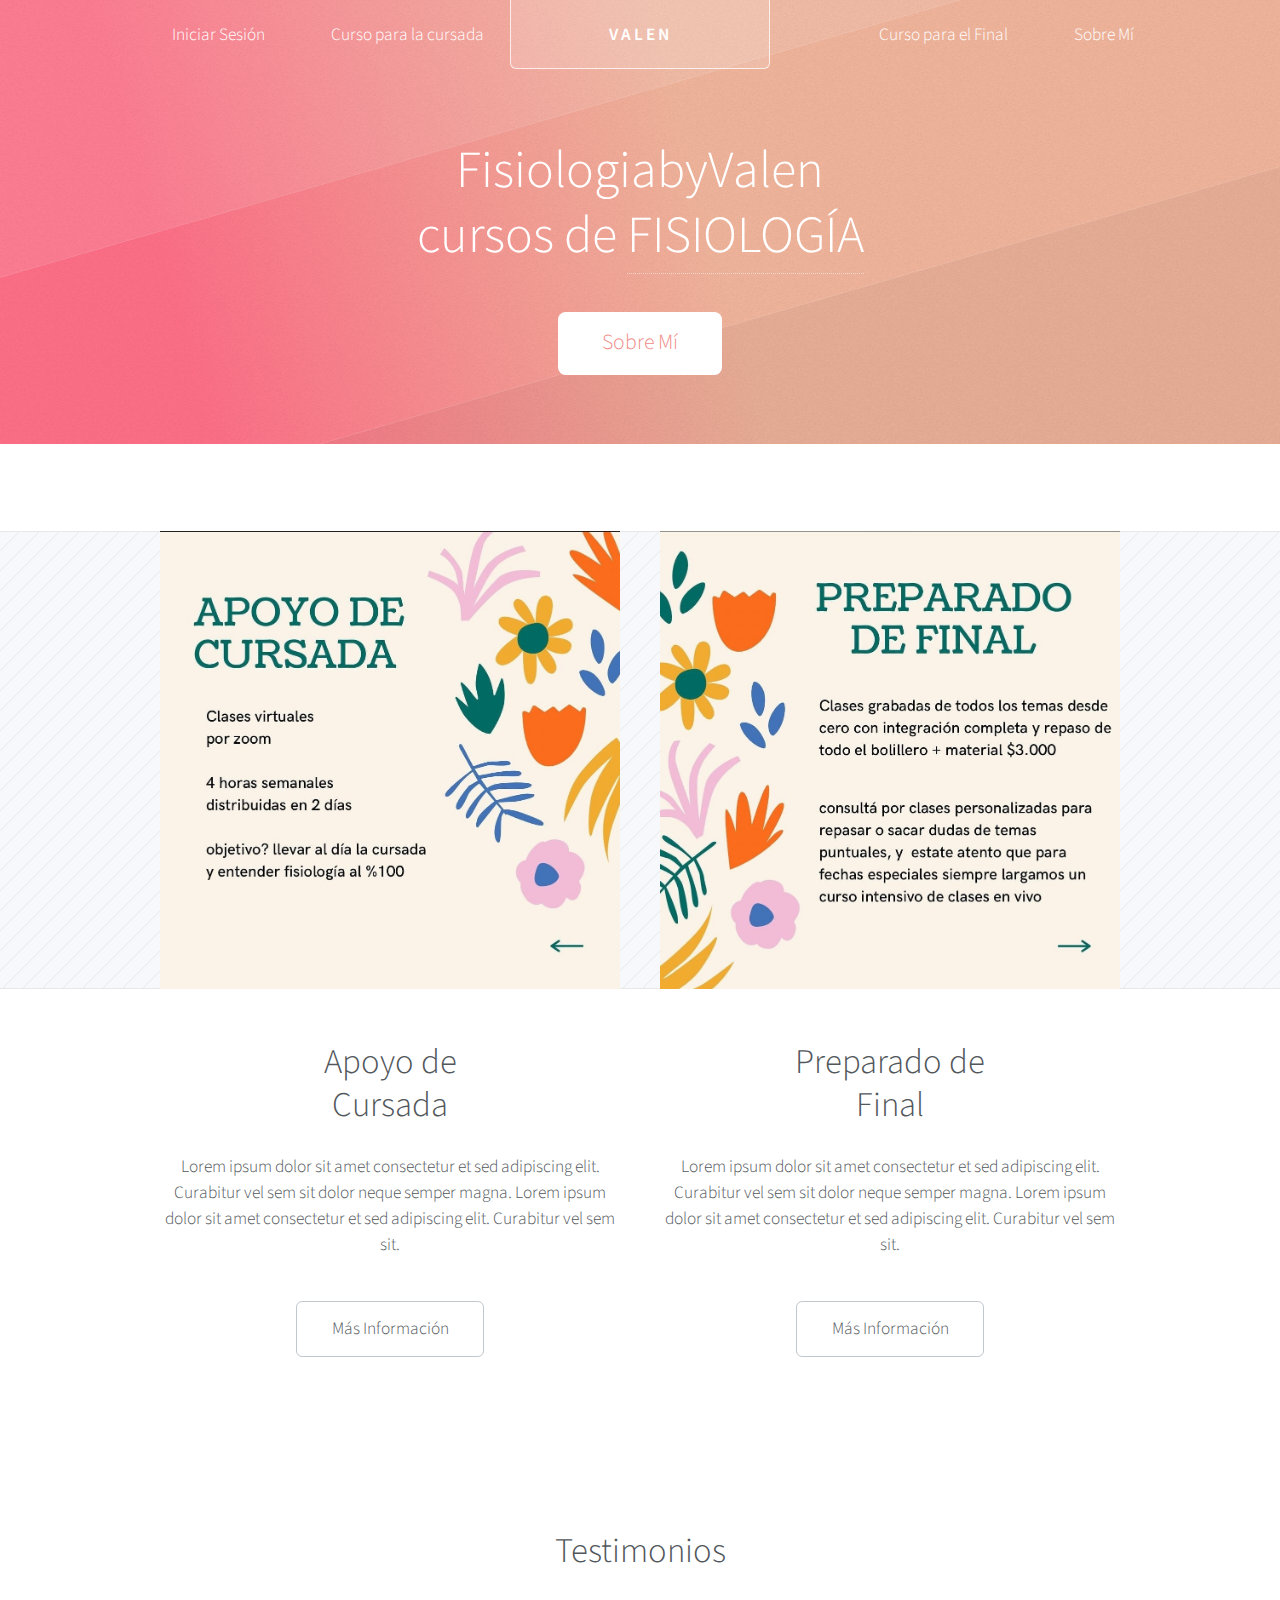
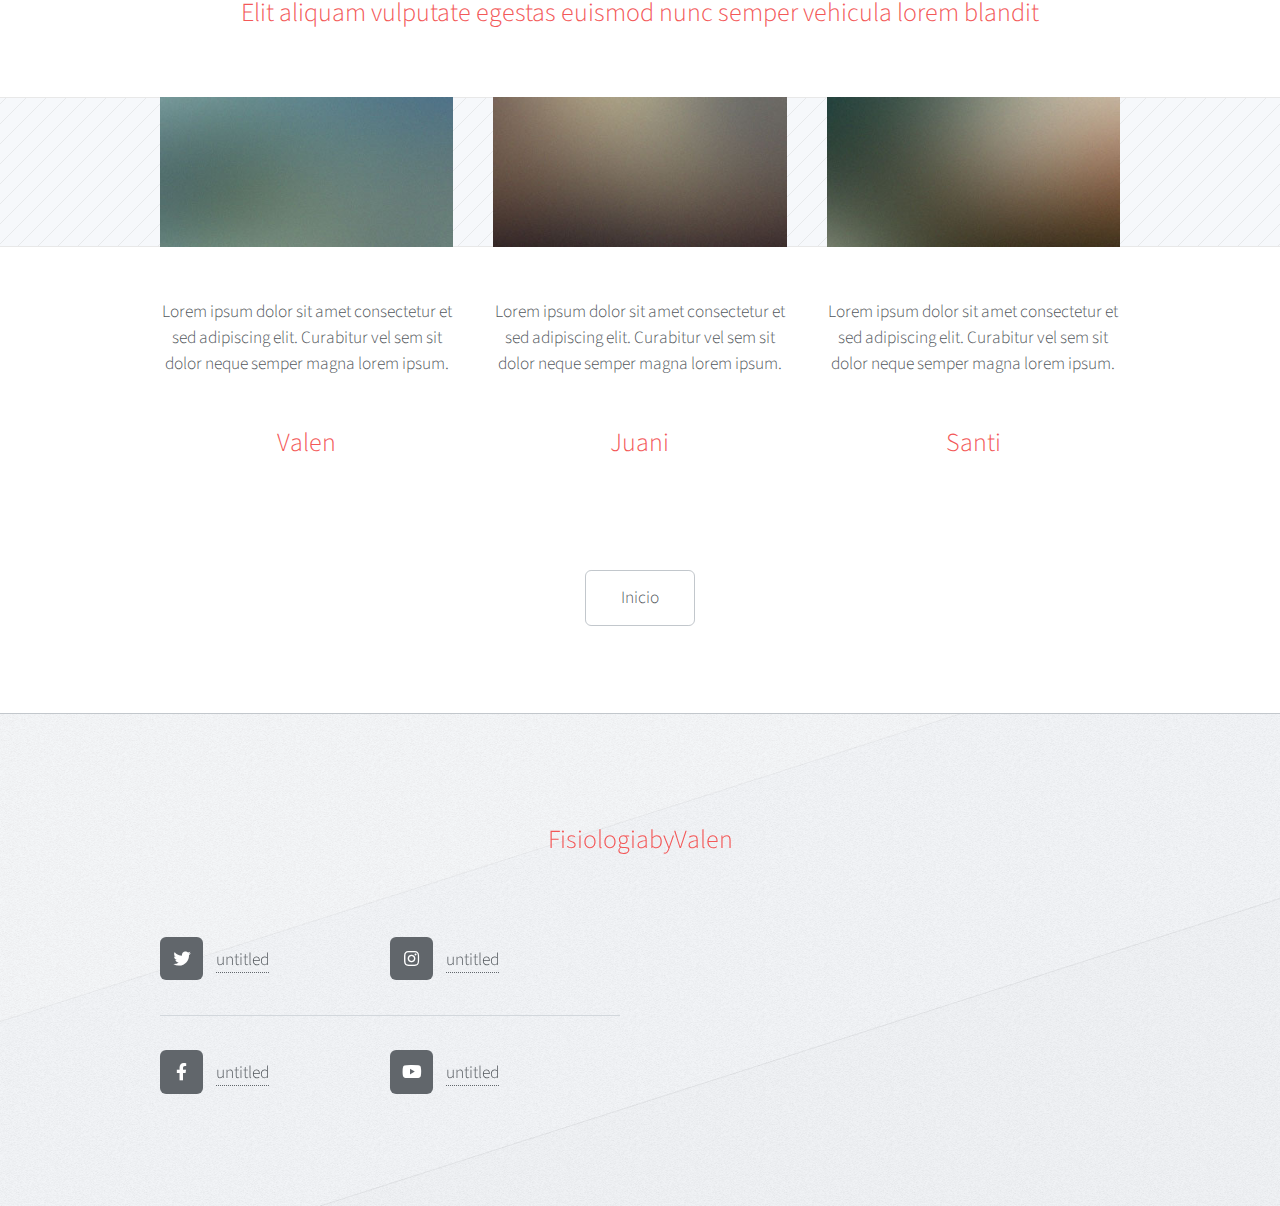
<file: index.html>
<!DOCTYPE HTML>
<html>

<head>
	<title>FisiologiabyValen</title>
	<meta charset="utf-8" />
	<meta name="viewport" content="width=device-width, initial-scale=1, user-scalable=no" />
	<link rel="stylesheet" href="assets/css/main.css" />
</head>

<body class="homepage is-preload">
	<div id="page-wrapper">

		<!-- Header -->
		<div id="header-wrapper">
			<div id="header" class="container">

				<!-- Logo -->
				<h1 id="logo"><a href="index.html">Valen</a></h1>

				<!-- Nav -->
				<nav id="nav">
					<ul>
						<li><a href="left-sidebar.html">Iniciar Sesión</a></li>
						<li><a href="left-sidebar.html">Curso para la cursada</a></li>
						<li class="break"><a href="right-sidebar.html">Curso para el Final</a></li>
						<li><a href="no-sidebar.html">Sobre Mí</a></li>
					</ul>
				</nav>

			</div>

			<!-- Hero -->
			<section id="hero" class="container">
				<header>
					<h2>FisiologiabyValen
						<br />
						cursos de <a href="https://www.instagram.com/fisiologiabyvalen/">FISIOLOGÍA</a>
					</h2>
				</header>
				<ul class="actions">
					<li><a href="no-sidebar.html" class="button">Sobre Mí</a></li>
				</ul>
			</section>

		</div>

		<!-- Features 1 -->
		<div class="wrapper">
			<div class="container">
				<div class="row">
					<section class="col-6 col-12-narrower feature">
						<div class="image-wrapper first">
							<a href="left-sidebar.html" class="image featured first"><img src="images/cursada.jpeg" alt="" /></a>
						</div>
						<header>
							<h2>Apoyo de <br />
								Cursada</h2>
						</header>
						<p>Lorem ipsum dolor sit amet consectetur et sed adipiscing elit. Curabitur vel
							sem sit dolor neque semper magna. Lorem ipsum dolor sit amet consectetur et sed
							adipiscing elit. Curabitur vel sem sit.</p>
						<ul class="actions">
							<li><a href="left-sidebar.html" class="button">Más Información</a></li>
						</ul>
					</section>
					<section class="col-6 col-12-narrower feature">
						<div class="image-wrapper">
							<a href="right-sidebar.html" class="image featured"><img src="images/final.jpeg" alt="" /></a>
						</div>
						<header>
							<h2>Preparado de <br />
								Final</h2>
						</header>
						<p>Lorem ipsum dolor sit amet consectetur et sed adipiscing elit. Curabitur vel
							sem sit dolor neque semper magna. Lorem ipsum dolor sit amet consectetur et sed
							adipiscing elit. Curabitur vel sem sit.</p>
						<ul class="actions">
							<li><a href="right-sidebar.html" class="button">Más Información</a></li>
						</ul>
					</section>
				</div>
			</div>
		</div>

		<!-- Promo -->
		<!-- <div id="promo-wrapper">
			<section id="promo">
				<h2>Neque semper magna et lorem ipsum adipiscing</h2>
				<a href="#" class="button">Breach the thresholds</a>
			</section>
		</div> -->

		<!-- Features 2 -->
		<div class="wrapper">
			<section class="container">
				<header class="major">
					<h2>Testimonios</h2>
					<p>Elit aliquam vulputate egestas euismod nunc semper vehicula lorem blandit</p>
				</header>
				<div class="row features">
					<section class="col-4 col-12-narrower feature">
						<div class="image-wrapper first">
							<a href="#" class="image featured"><img src="images/pic03.jpg" alt="" /></a>
						</div>
						<p>Lorem ipsum dolor sit amet consectetur et sed adipiscing elit. Curabitur
							vel sem sit dolor neque semper magna lorem ipsum.</p>
						<header>
							<p>Valen</p>
						</header>
					</section>
					<section class="col-4 col-12-narrower feature">
						<div class="image-wrapper">
							<a href="#" class="image featured"><img src="images/pic04.jpg" alt="" /></a>
						</div>
						<p>Lorem ipsum dolor sit amet consectetur et sed adipiscing elit. Curabitur
							vel sem sit dolor neque semper magna lorem ipsum.</p>
						<header>
							<p>Juani</p>
						</header>
					</section>
					<section class="col-4 col-12-narrower feature">
						<div class="image-wrapper">
							<a href="#" class="image featured"><img src="images/pic05.jpg" alt="" /></a>
						</div>
						<p>Lorem ipsum dolor sit amet consectetur et sed adipiscing elit. Curabitur
							vel sem sit dolor neque semper magna lorem ipsum.</p>
						<header>
							<p>Santi</p>
						</header>
					</section>
				</div>
				<ul class="actions major">
					<li><a href="#" class="button">Inicio</a></li>
				</ul>
			</section>
		</div>

		<!-- Footer -->
		<div id="footer-wrapper">
			<div id="footer" class="container">
				<header class="major">
					<p>FisiologiabyValen</p>
				</header>
				<div class="row">
					<section class="col-6 col-12-narrower">
						<div class="row gtr-0">
							<ul class="divided icons col-6 col-12-mobile">
								<li class="icon brands fa-twitter"><a href="#"><span
											class="extra">twitter.com/</span>untitled</a></li>
								<li class="icon brands fa-facebook-f"><a href="#"><span
											class="extra">facebook.com/</span>untitled</a></li>
							</ul>
							<ul class="divided icons col-6 col-12-mobile">
								<li class="icon brands fa-instagram"><a href="#"><span
											class="extra">instagram.com/</span>untitled</a></li>
								<li class="icon brands fa-youtube"><a href="#"><span
											class="extra">youtube.com/</span>untitled</a></li>
							</ul>
						</div>
					</section>
				</div>
			</div>
		</div>

	</div>

	<!-- Scripts -->
	<script src="assets/js/jquery.min.js"></script>
	<script src="assets/js/jquery.dropotron.min.js"></script>
	<script src="assets/js/browser.min.js"></script>
	<script src="assets/js/breakpoints.min.js"></script>
	<script src="assets/js/util.js"></script>
	<script src="assets/js/main.js"></script>

</body>

</html>
</file>
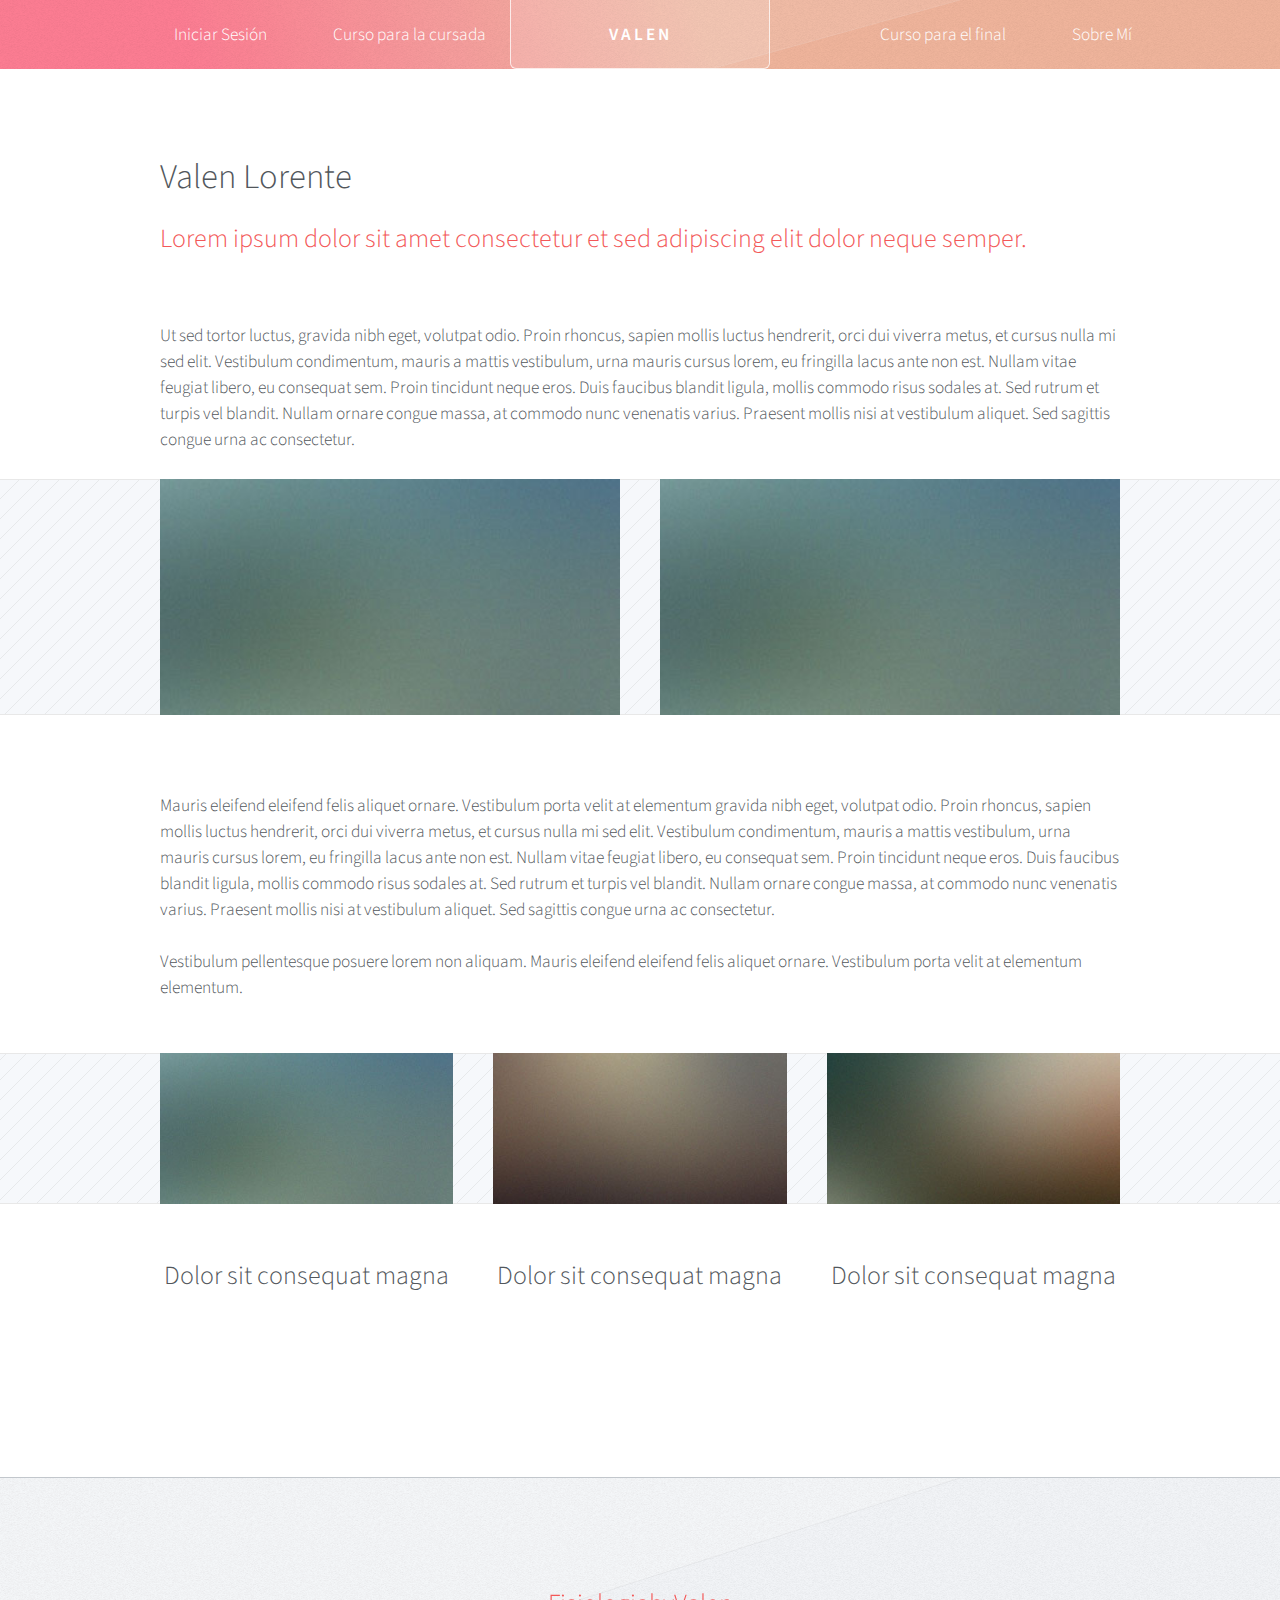
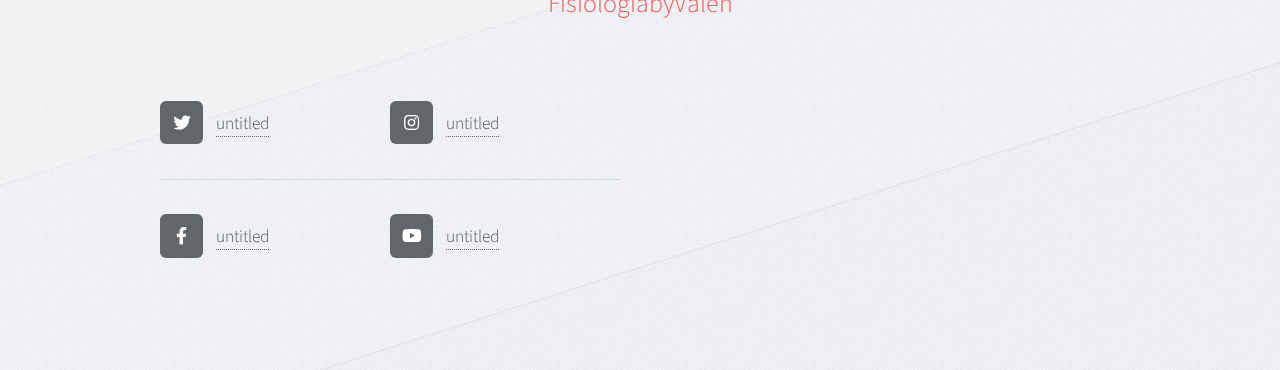
<file: no-sidebar.html>
<!DOCTYPE HTML>
<html>
	<head>
		<title>Sobre Mí - FisiologiabyValen</title>
		<meta charset="utf-8" />
		<meta name="viewport" content="width=device-width, initial-scale=1, user-scalable=no" />
		<link rel="stylesheet" href="assets/css/main.css" />
	</head>
	<body class="no-sidebar is-preload">
		<div id="page-wrapper">

			<!-- Header -->
			<div id="header-wrapper">
				<div id="header" class="container">

					<!-- Logo -->
						<h1 id="logo"><a href="index.html">Valen</a></h1>

					<!-- Nav -->
						<nav id="nav">
							<ul>
								<li>
									<a href="#">Iniciar Sesión</a>
								</li>
								<li><a href="left-sidebar.html">Curso para la cursada</a></li>
								<li class="break"><a href="right-sidebar.html">Curso para el final</a></li>
								<li><a href="no-sidebar.html">Sobre Mí</a></li>
							</ul>
						</nav>

				</div>
			</div>

			<!-- Main -->
				<div class="wrapper">
					<div class="container" id="main">

						<!-- Content -->
							<article id="content">
								<header>
									<h2>Valen Lorente</h2>
									<p>Lorem ipsum dolor sit amet consectetur et sed adipiscing elit
									dolor neque semper.</p>
								</header>
								<p>Ut sed tortor luctus, gravida nibh eget, volutpat odio. Proin rhoncus, sapien
								mollis luctus hendrerit, orci dui viverra metus, et cursus nulla mi sed elit. Vestibulum
								condimentum, mauris a mattis vestibulum, urna mauris cursus lorem, eu fringilla lacus
								ante non est. Nullam vitae feugiat libero, eu consequat sem. Proin tincidunt neque
								eros. Duis faucibus blandit ligula, mollis commodo risus sodales at. Sed rutrum et
								turpis vel blandit. Nullam ornare congue massa, at commodo nunc venenatis varius.
								Praesent mollis nisi at vestibulum aliquet. Sed sagittis congue urna ac consectetur.</p>
								<div class="row features">
									<section class="col-6 col-12-narrower feature">
										<div class="image-wrapper first">
											<a href="#" class="image featured"><img src="images/pic03.jpg" alt="" /></a>
										</div>
									</section>
									<section class="col-6 col-12-narrower feature">
										<div class="image-wrapper first">
											<a href="#" class="image featured"><img src="images/pic03.jpg" alt="" /></a>
										</div>
									</section>
								</div>
								<p>Mauris eleifend eleifend felis aliquet ornare. Vestibulum porta velit at elementum
								gravida nibh eget, volutpat odio. Proin rhoncus, sapien
								mollis luctus hendrerit, orci dui viverra metus, et cursus nulla mi sed elit. Vestibulum
								condimentum, mauris a mattis vestibulum, urna mauris cursus lorem, eu fringilla lacus
								ante non est. Nullam vitae feugiat libero, eu consequat sem. Proin tincidunt neque
								eros. Duis faucibus blandit ligula, mollis commodo risus sodales at. Sed rutrum et
								turpis vel blandit. Nullam ornare congue massa, at commodo nunc venenatis varius.
								Praesent mollis nisi at vestibulum aliquet. Sed sagittis congue urna ac consectetur.</p>
								<p>Vestibulum pellentesque posuere lorem non aliquam. Mauris eleifend eleifend
								felis aliquet ornare. Vestibulum porta velit at elementum elementum.</p>
							</article>
						<div class="row features">
							<section class="col-4 col-12-narrower feature">
								<div class="image-wrapper first">
									<a href="#" class="image featured"><img src="images/pic03.jpg" alt="" /></a>
								</div>
								<header>
									<h3>Dolor sit consequat magna</h3>
								</header>
							</section>
							<section class="col-4 col-12-narrower feature">
								<div class="image-wrapper">
									<a href="#" class="image featured"><img src="images/pic04.jpg" alt="" /></a>
								</div>
								<header>
									<h3>Dolor sit consequat magna</h3>
								</header>								
							</section>
							<section class="col-4 col-12-narrower feature">
								<div class="image-wrapper">
									<a href="#" class="image featured"><img src="images/pic05.jpg" alt="" /></a>
								</div>
								<header>
									<h3>Dolor sit consequat magna</h3>
								</header>
							</section>
						</div>
					</div>
				</div>

			<!-- Footer -->
		<div id="footer-wrapper">
			<div id="footer" class="container">
				<header class="major">
					<p>FisiologiabyValen</p>
				</header>
				<div class="row">
					<section class="col-6 col-12-narrower">
						<div class="row gtr-0">
							<ul class="divided icons col-6 col-12-mobile">
								<li class="icon brands fa-twitter"><a href="#"><span
											class="extra">twitter.com/</span>untitled</a></li>
								<li class="icon brands fa-facebook-f"><a href="#"><span
											class="extra">facebook.com/</span>untitled</a></li>
							</ul>
							<ul class="divided icons col-6 col-12-mobile">
								<li class="icon brands fa-instagram"><a href="#"><span
											class="extra">instagram.com/</span>untitled</a></li>
								<li class="icon brands fa-youtube"><a href="#"><span
											class="extra">youtube.com/</span>untitled</a></li>
							</ul>
						</div>
					</section>
				</div>
			</div>
		</div>

		</div>

		<!-- Scripts -->
			<script src="assets/js/jquery.min.js"></script>
			<script src="assets/js/jquery.dropotron.min.js"></script>
			<script src="assets/js/browser.min.js"></script>
			<script src="assets/js/breakpoints.min.js"></script>
			<script src="assets/js/util.js"></script>
			<script src="assets/js/main.js"></script>

	</body>
</html>
</file>
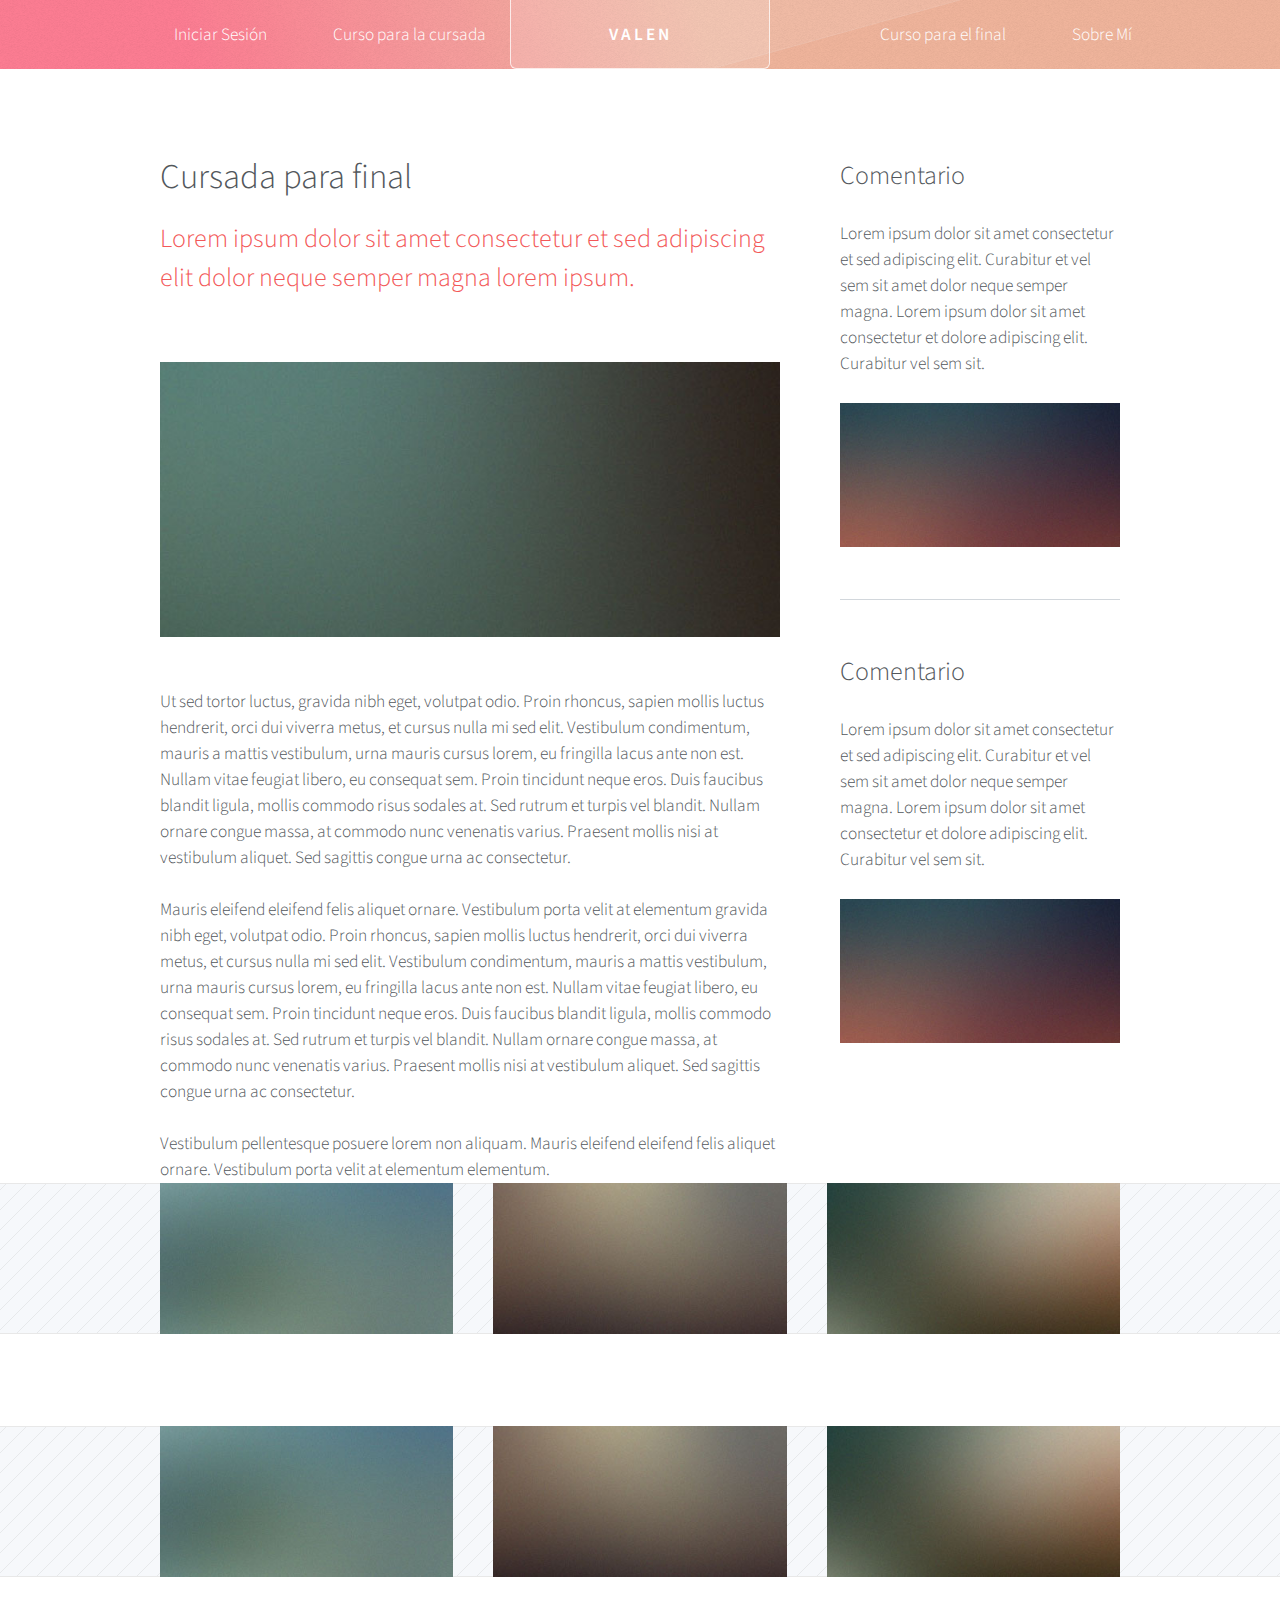
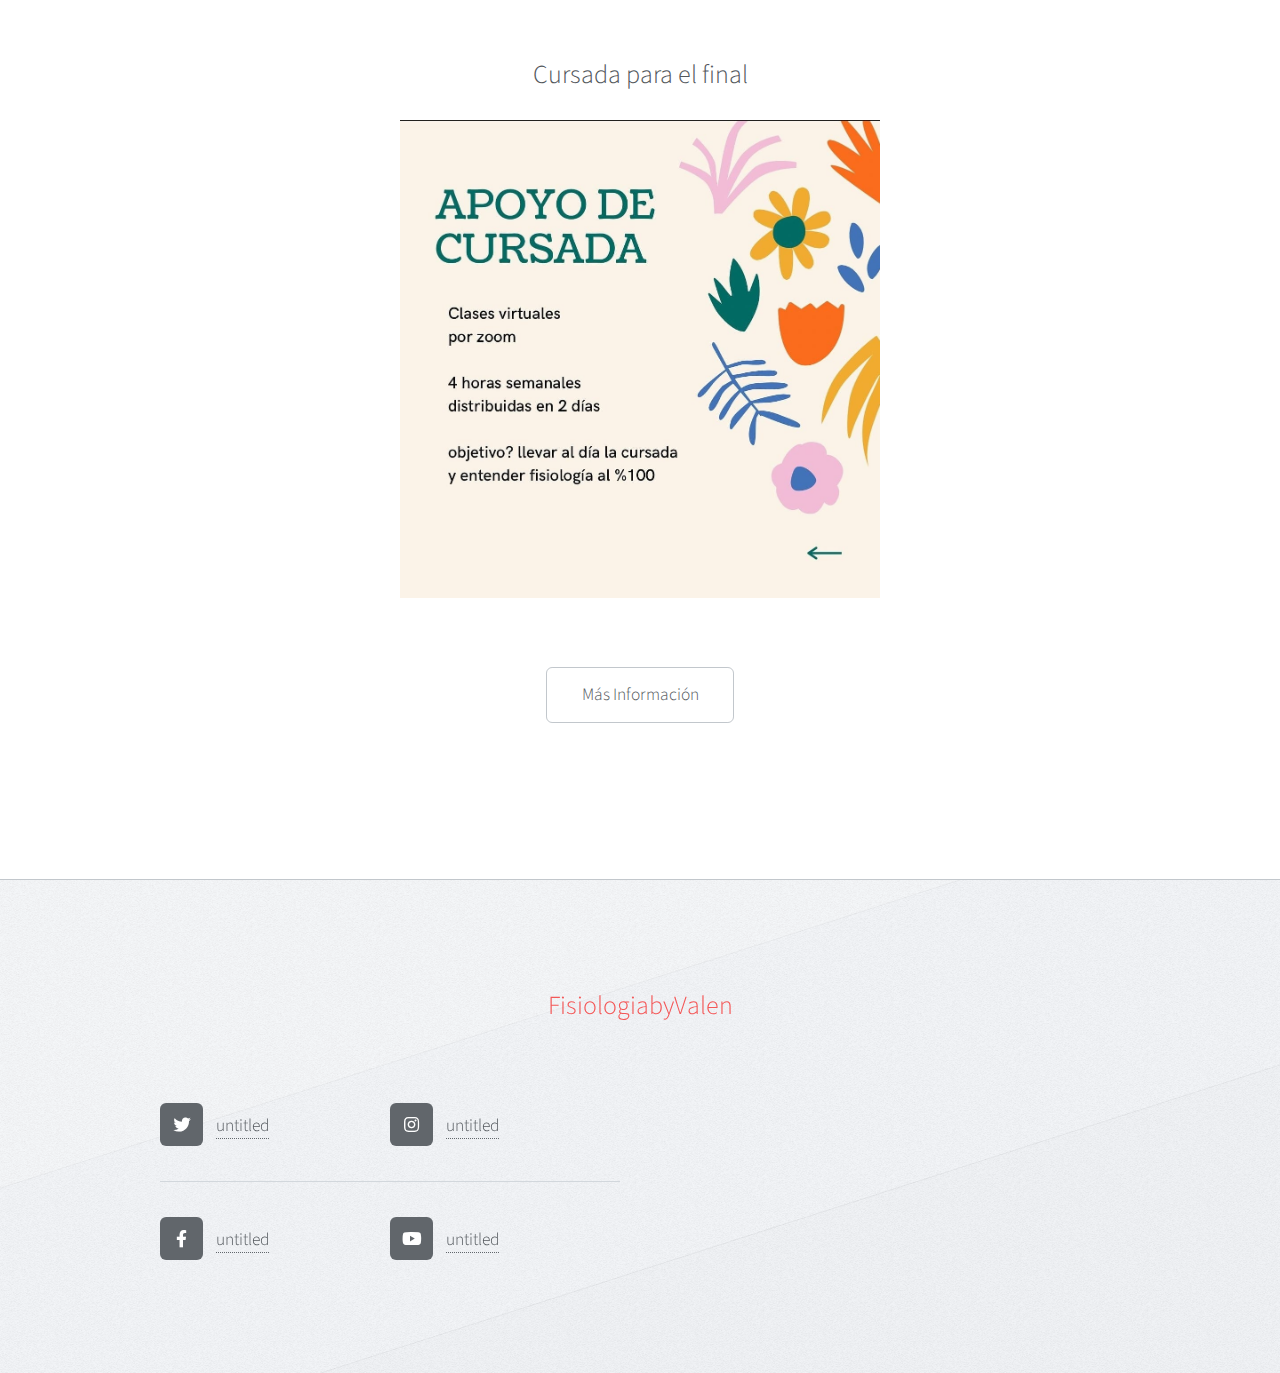
<file: right-sidebar.html>
<!DOCTYPE HTML>
<html>
	<head>
		<title>Final - FisiologiabyValen</title>
		<meta charset="utf-8" />
		<meta name="viewport" content="width=device-width, initial-scale=1, user-scalable=no" />
		<link rel="stylesheet" href="assets/css/main.css" />
	</head>
	<body class="right-sidebar is-preload">
		<div id="page-wrapper">

			<!-- Header -->
			<div id="header-wrapper">
				<div id="header" class="container">

					<!-- Logo -->
						<h1 id="logo"><a href="index.html">Valen</a></h1>

					<!-- Nav -->
						<nav id="nav">
							<ul>
								<li>
									<a href="#">Iniciar Sesión</a>
								</li>
								<li><a href="left-sidebar.html">Curso para la cursada</a></li>
								<li class="break"><a href="right-sidebar.html">Curso para el final</a></li>
								<li><a href="no-sidebar.html">Sobre Mí</a></li>
							</ul>
						</nav>

				</div>
			</div>
				</div>

			<!-- Main -->
				<div class="wrapper">
					<div class="container" id="main">
						<div class="row gtr-150">
							<div class="col-8 col-12-narrower">

								<!-- Content -->
									<article id="content">
										<header>
											<h2>Cursada para final</h2>
											<p>Lorem ipsum dolor sit amet consectetur et sed adipiscing elit
											dolor neque semper magna lorem ipsum.</p>
										</header>
										<a href="#" class="image featured"><img src="images/pic01.jpg" alt="" /></a>
										<p>Ut sed tortor luctus, gravida nibh eget, volutpat odio. Proin rhoncus, sapien
										mollis luctus hendrerit, orci dui viverra metus, et cursus nulla mi sed elit. Vestibulum
										condimentum, mauris a mattis vestibulum, urna mauris cursus lorem, eu fringilla lacus
										ante non est. Nullam vitae feugiat libero, eu consequat sem. Proin tincidunt neque
										eros. Duis faucibus blandit ligula, mollis commodo risus sodales at. Sed rutrum et
										turpis vel blandit. Nullam ornare congue massa, at commodo nunc venenatis varius.
										Praesent mollis nisi at vestibulum aliquet. Sed sagittis congue urna ac consectetur.</p>
										<p>Mauris eleifend eleifend felis aliquet ornare. Vestibulum porta velit at elementum
										gravida nibh eget, volutpat odio. Proin rhoncus, sapien
										mollis luctus hendrerit, orci dui viverra metus, et cursus nulla mi sed elit. Vestibulum
										condimentum, mauris a mattis vestibulum, urna mauris cursus lorem, eu fringilla lacus
										ante non est. Nullam vitae feugiat libero, eu consequat sem. Proin tincidunt neque
										eros. Duis faucibus blandit ligula, mollis commodo risus sodales at. Sed rutrum et
										turpis vel blandit. Nullam ornare congue massa, at commodo nunc venenatis varius.
										Praesent mollis nisi at vestibulum aliquet. Sed sagittis congue urna ac consectetur.</p>
										<p>Vestibulum pellentesque posuere lorem non aliquam. Mauris eleifend eleifend
										felis aliquet ornare. Vestibulum porta velit at elementum elementum.</p>
									</article>

							</div>
							<div class="col-4 col-12-narrower">

								<!-- Sidebar -->
									<section id="sidebar">
										<section>
											<header>
												<h3>Comentario</h3>
											</header>
											<p>Lorem ipsum dolor sit amet consectetur et sed adipiscing elit. Curabitur et vel
											sem sit amet dolor neque semper magna. Lorem ipsum dolor sit amet consectetur et dolore
											adipiscing elit. Curabitur vel sem sit.</p>
											<a href="#" class="image featured"><img src="images/pic07.jpg" alt="" /></a>
										</section>
										<section>
											<header>
												<h3>Comentario</h3>
											</header>
											<p>Lorem ipsum dolor sit amet consectetur et sed adipiscing elit. Curabitur et vel
											sem sit amet dolor neque semper magna. Lorem ipsum dolor sit amet consectetur et dolore
											adipiscing elit. Curabitur vel sem sit.</p>
											<a href="#" class="image featured"><img src="images/pic07.jpg" alt="" /></a>
										</section>
									</section>

							</div>
						</div>
						<div class="row features">
							<section class="col-4 col-12-narrower feature">
								<div class="image-wrapper first">
									<a href="#" class="image featured"><img src="images/pic03.jpg" alt="" /></a>
								</div>
							</section>
							<section class="col-4 col-12-narrower feature">
								<div class="image-wrapper">
									<a href="#" class="image featured"><img src="images/pic04.jpg" alt="" /></a>
								</div>
							</section>
							<section class="col-4 col-12-narrower feature">
								<div class="image-wrapper">
									<a href="#" class="image featured"><img src="images/pic05.jpg" alt="" /></a>
								</div>
							</section>
							<section class="col-4 col-12-narrower feature">
								<div class="image-wrapper first">
									<a href="#" class="image featured"><img src="images/pic03.jpg" alt="" /></a>
								</div>
							</section>
							<section class="col-4 col-12-narrower feature">
								<div class="image-wrapper">
									<a href="#" class="image featured"><img src="images/pic04.jpg" alt="" /></a>
								</div>
							</section>
							<section class="col-4 col-12-narrower feature">
								<div class="image-wrapper">
									<a href="#" class="image featured"><img src="images/pic05.jpg" alt="" /></a>
								</div>
							</section>
						</div>
						<div>
							<section class="col-6 col-12-narrower feature">
								<header>
									<h3>Cursada para el final</h3>
								</header>
								<a href="#" class="image featured"><img class="img-final" src="images/cursada.jpeg" alt="" /></a>
								<ul class="actions">
									<li><a href="left-sidebar.html" class="button">Más Información</a></li>
								</ul>
							</section>
						</div>
					</div>
				</div>

			<!-- Footer -->
		<div id="footer-wrapper">
			<div id="footer" class="container">
				<header class="major">
					<p>FisiologiabyValen</p>
				</header>
				<div class="row">
					<section class="col-6 col-12-narrower">
						<div class="row gtr-0">
							<ul class="divided icons col-6 col-12-mobile">
								<li class="icon brands fa-twitter"><a href="#"><span
											class="extra">twitter.com/</span>untitled</a></li>
								<li class="icon brands fa-facebook-f"><a href="#"><span
											class="extra">facebook.com/</span>untitled</a></li>
							</ul>
							<ul class="divided icons col-6 col-12-mobile">
								<li class="icon brands fa-instagram"><a href="#"><span
											class="extra">instagram.com/</span>untitled</a></li>
								<li class="icon brands fa-youtube"><a href="#"><span
											class="extra">youtube.com/</span>untitled</a></li>
							</ul>
						</div>
					</section>
				</div>
			</div>
		</div>

		</div>

		<!-- Scripts -->
			<script src="assets/js/jquery.min.js"></script>
			<script src="assets/js/jquery.dropotron.min.js"></script>
			<script src="assets/js/browser.min.js"></script>
			<script src="assets/js/breakpoints.min.js"></script>
			<script src="assets/js/util.js"></script>
			<script src="assets/js/main.js"></script>

	</body>
</html>
</file>
<file: assets/css/main.css>
@import url("fontawesome-all.min.css");
@import url("https://fonts.googleapis.com/css?family=Source+Sans+Pro:300,300italic,400,400italic,600");

/*
	Telephasic by HTML5 UP
	html5up.net | @ajlkn
	Free for personal and commercial use under the CCA 3.0 license (html5up.net/license)
*/

html, body, div, span, applet, object,
iframe, h1, h2, h3, h4, h5, h6, p, blockquote,
pre, a, abbr, acronym, address, big, cite,
code, del, dfn, em, img, ins, kbd, q, s, samp,
small, strike, strong, sub, sup, tt, var, b,
u, i, center, dl, dt, dd, ol, ul, li, fieldset,
form, label, legend, table, caption, tbody,
tfoot, thead, tr, th, td, article, aside,
canvas, details, embed, figure, figcaption,
footer, header, hgroup, menu, nav, output, ruby,
section, summary, time, mark, audio, video {
	margin: 0;
	padding: 0;
	border: 0;
	font-size: 100%;
	font: inherit;
	vertical-align: baseline;}

article, aside, details, figcaption, figure,
footer, header, hgroup, menu, nav, section {
	display: block;}

body {
	line-height: 1;
}

ol, ul {
	list-style: none;
}

blockquote, q {
	quotes: none;
}

	blockquote:before, blockquote:after, q:before, q:after {
		content: '';
		content: none;
	}

table {
	border-collapse: collapse;
	border-spacing: 0;
}

body {
	-webkit-text-size-adjust: none;
}

mark {
	background-color: transparent;
	color: inherit;
}

input::-moz-focus-inner {
	border: 0;
	padding: 0;
}

input, select, textarea {
	-moz-appearance: none;
	-webkit-appearance: none;
	-ms-appearance: none;
	appearance: none;
}

/* Basic */

	@-ms-viewport {
		width: device-width;
	}

	html {
		box-sizing: border-box;
	}

	*, *:before, *:after {
		box-sizing: inherit;
	}

	body {
		background: #f5f7fa;
		font-family: 'Source Sans Pro', sans-serif;
		font-weight: 300;
		color: #52575c;
		line-height: 1.75em;
		font-size: 14pt;
	}

		body.is-preload *, body.is-preload *:before, body.is-preload *:after {
			-moz-animation: none !important;
			-webkit-animation: none !important;
			-ms-animation: none !important;
			animation: none !important;
			-moz-transition: none !important;
			-webkit-transition: none !important;
			-ms-transition: none !important;
			transition: none !important;
		}

	input, textarea, select {
		font-family: 'Source Sans Pro', sans-serif;
		font-weight: 300;
		color: #52575c;
		line-height: 1.75em;
		font-size: 15pt;
	}

	h1, h2, h3, h4, h5, h6 {
		font-weight: 300;
		color: #52575c;
	}

	h1 a, h2 a, h3 a, h4 a, h5 a, h6 a {
		color: inherit;
		text-decoration: none;
	}

	h2 {
		font-size: 2em;
		line-height: 1.25em;
	}

	h3 {
		font-size: 1.5em;
		line-height: 1.5em;
	}

	a {
		-moz-transition: color 0.25s ease-in-out, border-color 0.25s ease-in-out, background-color 0.25s ease-in-out;
		-webkit-transition: color 0.25s ease-in-out, border-color 0.25s ease-in-out, background-color 0.25s ease-in-out;
		-ms-transition: color 0.25s ease-in-out, border-color 0.25s ease-in-out, background-color 0.25s ease-in-out;
		transition: color 0.25s ease-in-out, border-color 0.25s ease-in-out, background-color 0.25s ease-in-out;
		color: inherit;
		text-decoration: none;
		border-bottom: dotted 1px #62676c;
	}

		a:hover {
			color: #f35858;
			border-bottom-color: rgba(255, 255, 255, 0);
		}

	strong, b {
		font-weight: 400;
		color: #42474c;
	}

	em, i {
		font-style: italic;
	}

	sub {
		position: relative;
		top: 0.5em;
		font-size: 0.8em;
	}

	sup {
		position: relative;
		top: -0.5em;
		font-size: 0.8em;
	}

	hr {
		border: 0;
		border-top: solid 1px #c2c7cc;
	}

	blockquote {
		border-left: solid 0.5em #c2c7cc;
		padding: 1em 0 1em 2em;
		font-style: italic;
	}

	p, ul, ol, dl, table {
		margin-bottom: 1.5em;
	}

	br.clear {
		clear: both;
	}

	.features {
		margin-bottom: 1.5em;
	}

	.feature {
		text-align: center;
	}

/* Sections/Article */

	section, article {
		margin-bottom: 3em;
	}

	section > :last-child,
	article > :last-child,
	section:last-child,
	article:last-child {
		margin-bottom: 0;
	}

	.row > section, .row > article {
		margin-bottom: 0;
	}

	header {
		margin-bottom: 1.5em;
	}

		header > p {
			display: block;
			color: #f35858;
			padding: 0.75em 0 1em 0;
			font-size: 1.5em;
			line-height: 1.5em;
		}

		header.major {
			text-align: center;
		}

/* Container */

	.container {
		margin: 0 auto;
		max-width: 100%;
		width: 1200px;
	}

		@media screen and (max-width: 1280px) {

			.container {
				width: 960px;
			}

		}

		@media screen and (max-width: 1080px) {

			.container {
				width: 100%;
			}

		}

		@media screen and (max-width: 820px) {

			.container {
				width: 100%;
			}

		}

		@media screen and (max-width: 736px) {

			.container {
				width: 100%;
			}

		}

		@media screen and (max-width: 480px) {

			.container {
				width: 100%;
			}

		}

/* Row */

	.row {
		display: flex;
		flex-wrap: wrap;
		box-sizing: border-box;
		align-items: stretch;
	}

		.row > * {
			box-sizing: border-box;
		}

		.row.gtr-uniform > * > :last-child {
			margin-bottom: 0;
		}

		.row.aln-left {
			justify-content: flex-start;
		}

		.row.aln-center {
			justify-content: center;
		}

		.row.aln-right {
			justify-content: flex-end;
		}

		.row.aln-top {
			align-items: flex-start;
		}

		.row.aln-middle {
			align-items: center;
		}

		.row.aln-bottom {
			align-items: flex-end;
		}

		.row > .imp {
			order: -1;
		}

		.row > .col-1 {
			width: 8.33333%;
		}

		.row > .off-1 {
			margin-left: 8.33333%;
		}

		.row > .col-2 {
			width: 16.66667%;
		}

		.row > .off-2 {
			margin-left: 16.66667%;
		}

		.row > .col-3 {
			width: 25%;
		}

		.row > .off-3 {
			margin-left: 25%;
		}

		.row > .col-4 {
			width: 33.33333%;
		}

		.row > .off-4 {
			margin-left: 33.33333%;
		}

		.row > .col-5 {
			width: 41.66667%;
		}

		.row > .off-5 {
			margin-left: 41.66667%;
		}

		.row > .col-6 {
			width: 50%;
		}

		.row > .off-6 {
			margin-left: 50%;
		}

		.row > .col-7 {
			width: 58.33333%;
		}

		.row > .off-7 {
			margin-left: 58.33333%;
		}

		.row > .col-8 {
			width: 66.66667%;
		}

		.row > .off-8 {
			margin-left: 66.66667%;
		}

		.row > .col-9 {
			width: 75%;
		}

		.row > .off-9 {
			margin-left: 75%;
		}

		.row > .col-10 {
			width: 83.33333%;
		}

		.row > .off-10 {
			margin-left: 83.33333%;
		}

		.row > .col-11 {
			width: 91.66667%;
		}

		.row > .off-11 {
			margin-left: 91.66667%;
		}

		.row > .col-12 {
			width: 100%;
		}

		.row > .off-12 {
			margin-left: 100%;
		}

		.row.gtr-0 {
			margin-top: 0px;
			margin-left: 0px;
		}

			.row.gtr-0 > * {
				padding: 0px 0 0 0px;
			}

			.row.gtr-0.gtr-uniform {
				margin-top: 0px;
			}

				.row.gtr-0.gtr-uniform > * {
					padding-top: 0px;
				}

		.row.gtr-25 {
			margin-top: -12.5px;
			margin-left: -12.5px;
		}

			.row.gtr-25 > * {
				padding: 12.5px 0 0 12.5px;
			}

			.row.gtr-25.gtr-uniform {
				margin-top: -12.5px;
			}

				.row.gtr-25.gtr-uniform > * {
					padding-top: 12.5px;
				}

		.row.gtr-50 {
			margin-top: -25px;
			margin-left: -25px;
		}

			.row.gtr-50 > * {
				padding: 25px 0 0 25px;
			}

			.row.gtr-50.gtr-uniform {
				margin-top: -25px;
			}

				.row.gtr-50.gtr-uniform > * {
					padding-top: 25px;
				}

		.row {
			margin-top: -50px;
			margin-left: -50px;
		}

			.row > * {
				padding: 50px 0 0 50px;
			}

			.row.gtr-uniform {
				margin-top: -50px;
			}

				.row.gtr-uniform > * {
					padding-top: 50px;
				}

		.row.gtr-150 {
			margin-top: -75px;
			margin-left: -75px;
		}

			.row.gtr-150 > * {
				padding: 75px 0 0 75px;
			}

			.row.gtr-150.gtr-uniform {
				margin-top: -75px;
			}

				.row.gtr-150.gtr-uniform > * {
					padding-top: 75px;
				}

		.row.gtr-200 {
			margin-top: -100px;
			margin-left: -100px;
		}

			.row.gtr-200 > * {
				padding: 100px 0 0 100px;
			}

			.row.gtr-200.gtr-uniform {
				margin-top: -100px;
			}

				.row.gtr-200.gtr-uniform > * {
					padding-top: 100px;
				}

		@media screen and (max-width: 1280px) {

			.row {
				display: flex;
				flex-wrap: wrap;
				box-sizing: border-box;
				align-items: stretch;
			}

				.row > * {
					box-sizing: border-box;
				}

				.row.gtr-uniform > * > :last-child {
					margin-bottom: 0;
				}

				.row.aln-left {
					justify-content: flex-start;
				}

				.row.aln-center {
					justify-content: center;
				}

				.row.aln-right {
					justify-content: flex-end;
				}

				.row.aln-top {
					align-items: flex-start;
				}

				.row.aln-middle {
					align-items: center;
				}

				.row.aln-bottom {
					align-items: flex-end;
				}

				.row > .imp-normal {
					order: -1;
				}

				.row > .col-1-normal {
					width: 8.33333%;
				}

				.row > .off-1-normal {
					margin-left: 8.33333%;
				}

				.row > .col-2-normal {
					width: 16.66667%;
				}

				.row > .off-2-normal {
					margin-left: 16.66667%;
				}

				.row > .col-3-normal {
					width: 25%;
				}

				.row > .off-3-normal {
					margin-left: 25%;
				}

				.row > .col-4-normal {
					width: 33.33333%;
				}

				.row > .off-4-normal {
					margin-left: 33.33333%;
				}

				.row > .col-5-normal {
					width: 41.66667%;
				}

				.row > .off-5-normal {
					margin-left: 41.66667%;
				}

				.row > .col-6-normal {
					width: 50%;
				}

				.row > .off-6-normal {
					margin-left: 50%;
				}

				.row > .col-7-normal {
					width: 58.33333%;
				}

				.row > .off-7-normal {
					margin-left: 58.33333%;
				}

				.row > .col-8-normal {
					width: 66.66667%;
				}

				.row > .off-8-normal {
					margin-left: 66.66667%;
				}

				.row > .col-9-normal {
					width: 75%;
				}

				.row > .off-9-normal {
					margin-left: 75%;
				}

				.row > .col-10-normal {
					width: 83.33333%;
				}

				.row > .off-10-normal {
					margin-left: 83.33333%;
				}

				.row > .col-11-normal {
					width: 91.66667%;
				}

				.row > .off-11-normal {
					margin-left: 91.66667%;
				}

				.row > .col-12-normal {
					width: 100%;
				}

				.row > .off-12-normal {
					margin-left: 100%;
				}

				.row.gtr-0 {
					margin-top: 0px;
					margin-left: 0px;
				}

					.row.gtr-0 > * {
						padding: 0px 0 0 0px;
					}

					.row.gtr-0.gtr-uniform {
						margin-top: 0px;
					}

						.row.gtr-0.gtr-uniform > * {
							padding-top: 0px;
						}

				.row.gtr-25 {
					margin-top: -10px;
					margin-left: -10px;
				}

					.row.gtr-25 > * {
						padding: 10px 0 0 10px;
					}

					.row.gtr-25.gtr-uniform {
						margin-top: -10px;
					}

						.row.gtr-25.gtr-uniform > * {
							padding-top: 10px;
						}

				.row.gtr-50 {
					margin-top: -20px;
					margin-left: -20px;
				}

					.row.gtr-50 > * {
						padding: 20px 0 0 20px;
					}

					.row.gtr-50.gtr-uniform {
						margin-top: -20px;
					}

						.row.gtr-50.gtr-uniform > * {
							padding-top: 20px;
						}

				.row {
					margin-top: -40px;
					margin-left: -40px;
				}

					.row > * {
						padding: 40px 0 0 40px;
					}

					.row.gtr-uniform {
						margin-top: -40px;
					}

						.row.gtr-uniform > * {
							padding-top: 40px;
						}

				.row.gtr-150 {
					margin-top: -60px;
					margin-left: -60px;
				}

					.row.gtr-150 > * {
						padding: 60px 0 0 60px;
					}

					.row.gtr-150.gtr-uniform {
						margin-top: -60px;
					}

						.row.gtr-150.gtr-uniform > * {
							padding-top: 60px;
						}

				.row.gtr-200 {
					margin-top: -80px;
					margin-left: -80px;
				}

					.row.gtr-200 > * {
						padding: 80px 0 0 80px;
					}

					.row.gtr-200.gtr-uniform {
						margin-top: -80px;
					}

						.row.gtr-200.gtr-uniform > * {
							padding-top: 80px;
						}

		}

		@media screen and (max-width: 1080px) {

			.row {
				display: flex;
				flex-wrap: wrap;
				box-sizing: border-box;
				align-items: stretch;
			}

				.row > * {
					box-sizing: border-box;
				}

				.row.gtr-uniform > * > :last-child {
					margin-bottom: 0;
				}

				.row.aln-left {
					justify-content: flex-start;
				}

				.row.aln-center {
					justify-content: center;
				}

				.row.aln-right {
					justify-content: flex-end;
				}

				.row.aln-top {
					align-items: flex-start;
				}

				.row.aln-middle {
					align-items: center;
				}

				.row.aln-bottom {
					align-items: flex-end;
				}

				.row > .imp-narrow {
					order: -1;
				}

				.row > .col-1-narrow {
					width: 8.33333%;
				}

				.row > .off-1-narrow {
					margin-left: 8.33333%;
				}

				.row > .col-2-narrow {
					width: 16.66667%;
				}

				.row > .off-2-narrow {
					margin-left: 16.66667%;
				}

				.row > .col-3-narrow {
					width: 25%;
				}

				.row > .off-3-narrow {
					margin-left: 25%;
				}

				.row > .col-4-narrow {
					width: 33.33333%;
				}

				.row > .off-4-narrow {
					margin-left: 33.33333%;
				}

				.row > .col-5-narrow {
					width: 41.66667%;
				}

				.row > .off-5-narrow {
					margin-left: 41.66667%;
				}

				.row > .col-6-narrow {
					width: 50%;
				}

				.row > .off-6-narrow {
					margin-left: 50%;
				}

				.row > .col-7-narrow {
					width: 58.33333%;
				}

				.row > .off-7-narrow {
					margin-left: 58.33333%;
				}

				.row > .col-8-narrow {
					width: 66.66667%;
				}

				.row > .off-8-narrow {
					margin-left: 66.66667%;
				}

				.row > .col-9-narrow {
					width: 75%;
				}

				.row > .off-9-narrow {
					margin-left: 75%;
				}

				.row > .col-10-narrow {
					width: 83.33333%;
				}

				.row > .off-10-narrow {
					margin-left: 83.33333%;
				}

				.row > .col-11-narrow {
					width: 91.66667%;
				}

				.row > .off-11-narrow {
					margin-left: 91.66667%;
				}

				.row > .col-12-narrow {
					width: 100%;
				}

				.row > .off-12-narrow {
					margin-left: 100%;
				}

				.row.gtr-0 {
					margin-top: 0px;
					margin-left: 0px;
				}

					.row.gtr-0 > * {
						padding: 0px 0 0 0px;
					}

					.row.gtr-0.gtr-uniform {
						margin-top: 0px;
					}

						.row.gtr-0.gtr-uniform > * {
							padding-top: 0px;
						}

				.row.gtr-25 {
					margin-top: -10px;
					margin-left: -10px;
				}

					.row.gtr-25 > * {
						padding: 10px 0 0 10px;
					}

					.row.gtr-25.gtr-uniform {
						margin-top: -10px;
					}

						.row.gtr-25.gtr-uniform > * {
							padding-top: 10px;
						}

				.row.gtr-50 {
					margin-top: -20px;
					margin-left: -20px;
				}

					.row.gtr-50 > * {
						padding: 20px 0 0 20px;
					}

					.row.gtr-50.gtr-uniform {
						margin-top: -20px;
					}

						.row.gtr-50.gtr-uniform > * {
							padding-top: 20px;
						}

				.row {
					margin-top: -40px;
					margin-left: -40px;
				}

					.row > * {
						padding: 40px 0 0 40px;
					}

					.row.gtr-uniform {
						margin-top: -40px;
					}

						.row.gtr-uniform > * {
							padding-top: 40px;
						}

				.row.gtr-150 {
					margin-top: -60px;
					margin-left: -60px;
				}

					.row.gtr-150 > * {
						padding: 60px 0 0 60px;
					}

					.row.gtr-150.gtr-uniform {
						margin-top: -60px;
					}

						.row.gtr-150.gtr-uniform > * {
							padding-top: 60px;
						}

				.row.gtr-200 {
					margin-top: -80px;
					margin-left: -80px;
				}

					.row.gtr-200 > * {
						padding: 80px 0 0 80px;
					}

					.row.gtr-200.gtr-uniform {
						margin-top: -80px;
					}

						.row.gtr-200.gtr-uniform > * {
							padding-top: 80px;
						}

		}

		@media screen and (max-width: 820px) {

			.row {
				display: flex;
				flex-wrap: wrap;
				box-sizing: border-box;
				align-items: stretch;
			}

				.row > * {
					box-sizing: border-box;
				}

				.row.gtr-uniform > * > :last-child {
					margin-bottom: 0;
				}

				.row.aln-left {
					justify-content: flex-start;
				}

				.row.aln-center {
					justify-content: center;
				}

				.row.aln-right {
					justify-content: flex-end;
				}

				.row.aln-top {
					align-items: flex-start;
				}

				.row.aln-middle {
					align-items: center;
				}

				.row.aln-bottom {
					align-items: flex-end;
				}

				.row > .imp-narrower {
					order: -1;
				}

				.row > .col-1-narrower {
					width: 8.33333%;
				}

				.row > .off-1-narrower {
					margin-left: 8.33333%;
				}

				.row > .col-2-narrower {
					width: 16.66667%;
				}

				.row > .off-2-narrower {
					margin-left: 16.66667%;
				}

				.row > .col-3-narrower {
					width: 25%;
				}

				.row > .off-3-narrower {
					margin-left: 25%;
				}

				.row > .col-4-narrower {
					width: 33.33333%;
				}

				.row > .off-4-narrower {
					margin-left: 33.33333%;
				}

				.row > .col-5-narrower {
					width: 41.66667%;
				}

				.row > .off-5-narrower {
					margin-left: 41.66667%;
				}

				.row > .col-6-narrower {
					width: 50%;
				}

				.row > .off-6-narrower {
					margin-left: 50%;
				}

				.row > .col-7-narrower {
					width: 58.33333%;
				}

				.row > .off-7-narrower {
					margin-left: 58.33333%;
				}

				.row > .col-8-narrower {
					width: 66.66667%;
				}

				.row > .off-8-narrower {
					margin-left: 66.66667%;
				}

				.row > .col-9-narrower {
					width: 75%;
				}

				.row > .off-9-narrower {
					margin-left: 75%;
				}

				.row > .col-10-narrower {
					width: 83.33333%;
				}

				.row > .off-10-narrower {
					margin-left: 83.33333%;
				}

				.row > .col-11-narrower {
					width: 91.66667%;
				}

				.row > .off-11-narrower {
					margin-left: 91.66667%;
				}

				.row > .col-12-narrower {
					width: 100%;
				}

				.row > .off-12-narrower {
					margin-left: 100%;
				}

				.row.gtr-0 {
					margin-top: 0px;
					margin-left: 0px;
				}

					.row.gtr-0 > * {
						padding: 0px 0 0 0px;
					}

					.row.gtr-0.gtr-uniform {
						margin-top: 0px;
					}

						.row.gtr-0.gtr-uniform > * {
							padding-top: 0px;
						}

				.row.gtr-25 {
					margin-top: -7.5px;
					margin-left: -7.5px;
				}

					.row.gtr-25 > * {
						padding: 7.5px 0 0 7.5px;
					}

					.row.gtr-25.gtr-uniform {
						margin-top: -7.5px;
					}

						.row.gtr-25.gtr-uniform > * {
							padding-top: 7.5px;
						}

				.row.gtr-50 {
					margin-top: -15px;
					margin-left: -15px;
				}

					.row.gtr-50 > * {
						padding: 15px 0 0 15px;
					}

					.row.gtr-50.gtr-uniform {
						margin-top: -15px;
					}

						.row.gtr-50.gtr-uniform > * {
							padding-top: 15px;
						}

				.row {
					margin-top: -30px;
					margin-left: -30px;
				}

					.row > * {
						padding: 30px 0 0 30px;
					}

					.row.gtr-uniform {
						margin-top: -30px;
					}

						.row.gtr-uniform > * {
							padding-top: 30px;
						}

				.row.gtr-150 {
					margin-top: -45px;
					margin-left: -45px;
				}

					.row.gtr-150 > * {
						padding: 45px 0 0 45px;
					}

					.row.gtr-150.gtr-uniform {
						margin-top: -45px;
					}

						.row.gtr-150.gtr-uniform > * {
							padding-top: 45px;
						}

				.row.gtr-200 {
					margin-top: -60px;
					margin-left: -60px;
				}

					.row.gtr-200 > * {
						padding: 60px 0 0 60px;
					}

					.row.gtr-200.gtr-uniform {
						margin-top: -60px;
					}

						.row.gtr-200.gtr-uniform > * {
							padding-top: 60px;
						}

		}

		@media screen and (max-width: 736px) {

			.row {
				display: flex;
				flex-wrap: wrap;
				box-sizing: border-box;
				align-items: stretch;
			}

				.row > * {
					box-sizing: border-box;
				}

				.row.gtr-uniform > * > :last-child {
					margin-bottom: 0;
				}

				.row.aln-left {
					justify-content: flex-start;
				}

				.row.aln-center {
					justify-content: center;
				}

				.row.aln-right {
					justify-content: flex-end;
				}

				.row.aln-top {
					align-items: flex-start;
				}

				.row.aln-middle {
					align-items: center;
				}

				.row.aln-bottom {
					align-items: flex-end;
				}

				.row > .imp-mobile {
					order: -1;
				}

				.row > .col-1-mobile {
					width: 8.33333%;
				}

				.row > .off-1-mobile {
					margin-left: 8.33333%;
				}

				.row > .col-2-mobile {
					width: 16.66667%;
				}

				.row > .off-2-mobile {
					margin-left: 16.66667%;
				}

				.row > .col-3-mobile {
					width: 25%;
				}

				.row > .off-3-mobile {
					margin-left: 25%;
				}

				.row > .col-4-mobile {
					width: 33.33333%;
				}

				.row > .off-4-mobile {
					margin-left: 33.33333%;
				}

				.row > .col-5-mobile {
					width: 41.66667%;
				}

				.row > .off-5-mobile {
					margin-left: 41.66667%;
				}

				.row > .col-6-mobile {
					width: 50%;
				}

				.row > .off-6-mobile {
					margin-left: 50%;
				}

				.row > .col-7-mobile {
					width: 58.33333%;
				}

				.row > .off-7-mobile {
					margin-left: 58.33333%;
				}

				.row > .col-8-mobile {
					width: 66.66667%;
				}

				.row > .off-8-mobile {
					margin-left: 66.66667%;
				}

				.row > .col-9-mobile {
					width: 75%;
				}

				.row > .off-9-mobile {
					margin-left: 75%;
				}

				.row > .col-10-mobile {
					width: 83.33333%;
				}

				.row > .off-10-mobile {
					margin-left: 83.33333%;
				}

				.row > .col-11-mobile {
					width: 91.66667%;
				}

				.row > .off-11-mobile {
					margin-left: 91.66667%;
				}

				.row > .col-12-mobile {
					width: 100%;
				}

				.row > .off-12-mobile {
					margin-left: 100%;
				}

				.row.gtr-0 {
					margin-top: 0px;
					margin-left: 0px;
				}

					.row.gtr-0 > * {
						padding: 0px 0 0 0px;
					}

					.row.gtr-0.gtr-uniform {
						margin-top: 0px;
					}

						.row.gtr-0.gtr-uniform > * {
							padding-top: 0px;
						}

				.row.gtr-25 {
					margin-top: -5px;
					margin-left: -5px;
				}

					.row.gtr-25 > * {
						padding: 5px 0 0 5px;
					}

					.row.gtr-25.gtr-uniform {
						margin-top: -5px;
					}

						.row.gtr-25.gtr-uniform > * {
							padding-top: 5px;
						}

				.row.gtr-50 {
					margin-top: -10px;
					margin-left: -10px;
				}

					.row.gtr-50 > * {
						padding: 10px 0 0 10px;
					}

					.row.gtr-50.gtr-uniform {
						margin-top: -10px;
					}

						.row.gtr-50.gtr-uniform > * {
							padding-top: 10px;
						}

				.row {
					margin-top: -20px;
					margin-left: -20px;
				}

					.row > * {
						padding: 20px 0 0 20px;
					}

					.row.gtr-uniform {
						margin-top: -20px;
					}

						.row.gtr-uniform > * {
							padding-top: 20px;
						}

				.row.gtr-150 {
					margin-top: -30px;
					margin-left: -30px;
				}

					.row.gtr-150 > * {
						padding: 30px 0 0 30px;
					}

					.row.gtr-150.gtr-uniform {
						margin-top: -30px;
					}

						.row.gtr-150.gtr-uniform > * {
							padding-top: 30px;
						}

				.row.gtr-200 {
					margin-top: -40px;
					margin-left: -40px;
				}

					.row.gtr-200 > * {
						padding: 40px 0 0 40px;
					}

					.row.gtr-200.gtr-uniform {
						margin-top: -40px;
					}

						.row.gtr-200.gtr-uniform > * {
							padding-top: 40px;
						}

		}

		@media screen and (max-width: 480px) {

			.row {
				display: flex;
				flex-wrap: wrap;
				box-sizing: border-box;
				align-items: stretch;
			}

				.row > * {
					box-sizing: border-box;
				}

				.row.gtr-uniform > * > :last-child {
					margin-bottom: 0;
				}

				.row.aln-left {
					justify-content: flex-start;
				}

				.row.aln-center {
					justify-content: center;
				}

				.row.aln-right {
					justify-content: flex-end;
				}

				.row.aln-top {
					align-items: flex-start;
				}

				.row.aln-middle {
					align-items: center;
				}

				.row.aln-bottom {
					align-items: flex-end;
				}

				.row > .imp-mobilep {
					order: -1;
				}

				.row > .col-1-mobilep {
					width: 8.33333%;
				}

				.row > .off-1-mobilep {
					margin-left: 8.33333%;
				}

				.row > .col-2-mobilep {
					width: 16.66667%;
				}

				.row > .off-2-mobilep {
					margin-left: 16.66667%;
				}

				.row > .col-3-mobilep {
					width: 25%;
				}

				.row > .off-3-mobilep {
					margin-left: 25%;
				}

				.row > .col-4-mobilep {
					width: 33.33333%;
				}

				.row > .off-4-mobilep {
					margin-left: 33.33333%;
				}

				.row > .col-5-mobilep {
					width: 41.66667%;
				}

				.row > .off-5-mobilep {
					margin-left: 41.66667%;
				}

				.row > .col-6-mobilep {
					width: 50%;
				}

				.row > .off-6-mobilep {
					margin-left: 50%;
				}

				.row > .col-7-mobilep {
					width: 58.33333%;
				}

				.row > .off-7-mobilep {
					margin-left: 58.33333%;
				}

				.row > .col-8-mobilep {
					width: 66.66667%;
				}

				.row > .off-8-mobilep {
					margin-left: 66.66667%;
				}

				.row > .col-9-mobilep {
					width: 75%;
				}

				.row > .off-9-mobilep {
					margin-left: 75%;
				}

				.row > .col-10-mobilep {
					width: 83.33333%;
				}

				.row > .off-10-mobilep {
					margin-left: 83.33333%;
				}

				.row > .col-11-mobilep {
					width: 91.66667%;
				}

				.row > .off-11-mobilep {
					margin-left: 91.66667%;
				}

				.row > .col-12-mobilep {
					width: 100%;
				}

				.row > .off-12-mobilep {
					margin-left: 100%;
				}

				.row.gtr-0 {
					margin-top: 0px;
					margin-left: 0px;
				}

					.row.gtr-0 > * {
						padding: 0px 0 0 0px;
					}

					.row.gtr-0.gtr-uniform {
						margin-top: 0px;
					}

						.row.gtr-0.gtr-uniform > * {
							padding-top: 0px;
						}

				.row.gtr-25 {
					margin-top: -5px;
					margin-left: -5px;
				}

					.row.gtr-25 > * {
						padding: 5px 0 0 5px;
					}

					.row.gtr-25.gtr-uniform {
						margin-top: -5px;
					}

						.row.gtr-25.gtr-uniform > * {
							padding-top: 5px;
						}

				.row.gtr-50 {
					margin-top: -10px;
					margin-left: -10px;
				}

					.row.gtr-50 > * {
						padding: 10px 0 0 10px;
					}

					.row.gtr-50.gtr-uniform {
						margin-top: -10px;
					}

						.row.gtr-50.gtr-uniform > * {
							padding-top: 10px;
						}

				.row {
					margin-top: -20px;
					margin-left: -20px;
				}

					.row > * {
						padding: 20px 0 0 20px;
					}

					.row.gtr-uniform {
						margin-top: -20px;
					}

						.row.gtr-uniform > * {
							padding-top: 20px;
						}

				.row.gtr-150 {
					margin-top: -30px;
					margin-left: -30px;
				}

					.row.gtr-150 > * {
						padding: 30px 0 0 30px;
					}

					.row.gtr-150.gtr-uniform {
						margin-top: -30px;
					}

						.row.gtr-150.gtr-uniform > * {
							padding-top: 30px;
						}

				.row.gtr-200 {
					margin-top: -40px;
					margin-left: -40px;
				}

					.row.gtr-200 > * {
						padding: 40px 0 0 40px;
					}

					.row.gtr-200.gtr-uniform {
						margin-top: -40px;
					}

						.row.gtr-200.gtr-uniform > * {
							padding-top: 40px;
						}

		}

/* Image */

	.image {
		-moz-transition: opacity 0.25s ease-in-out;
		-webkit-transition: opacity 0.25s ease-in-out;
		-ms-transition: opacity 0.25s ease-in-out;
		transition: opacity 0.25s ease-in-out;
		display: inline-block;
		outline: 0;
		border: 0;
	}

		.image img {
			display: block;
			width: 100%;
		}
		

		.image.fit {
			display: block;
			width: 100%;
		}

		.image.featured {
			display: block;
			width: 100%;
			margin: 0 0 3em 0;
		}

		.image.left {
			float: left;
			margin: 0 2em 2em 0;
		}

		.image.centered {
			display: block;
			margin: 0 0 3em 0;
		}

		.img-final {
			display: grid !important;
			place-items: center;
			margin: auto;
			width: 50% !important;
		}

			.image.centered img {
				margin: 0 auto;
				width: auto;
			}

	a.image:hover {
		opacity: 0.85;
	}

/* List */

	ul {
		list-style: disc;
		padding-left: 1em;
	}

		ul li {
			padding-left: 0.5em;
		}

	ol {
		list-style: decimal;
		padding-left: 1.25em;
	}

		ol li {
			padding-left: 0.25em;
		}

/* Actions */

	ul.actions {
		padding-top: 1em;
		list-style: none;
		padding-left: 0;
	}

		ul.actions.major {
			text-align: center;
		}

		ul.actions li {
			display: inline-block;
			margin-left: 1em;
			padding-left: 0;
		}

			ul.actions li:first-child {
				margin-left: 0;
			}

/* Divided */

	ul.divided {
		list-style: none;
		padding-left: 0;
	}

		ul.divided li {
			border-top: solid 1px #d2d7dc;
			padding-top: 2em;
			margin-top: 2em;
			padding-left: 0;
		}

			ul.divided li:first-child {
				padding-top: 0;
				margin-top: 0;
				border-top: 0;
			}

/* Icons */

	ul.icons {
		list-style: none;
		padding-left: 0;
	}

		ul.icons li {
			padding-left: 0;
		}

			ul.icons li:before {
				display: inline-block;
				color: #fff;
				background: #61666b;
				width: 2.5em;
				height: 2.5em;
				border-radius: 0.35em;
				text-align: center;
				line-height: 2.5em;
				margin-right: 0.75em;
			}

/* Menu */

	ul.menu {
		list-style: none;
		padding-left: 0;
	}

		ul.menu li {
			display: inline-block;
			border-left: solid 1px #d2d7dc;
			padding-left: 1em;
			margin-left: 1em;
		}

			ul.menu li:first-child {
				border-left: 0;
				padding-left: 0;
				margin-left: 0;
			}

/* Form */

	form .actions {
		padding-top: 0;
	}

	form label {
		display: block;
		font-weight: 300;
		color: #52575c;
		margin: 0 0 0.5em 0;
	}

	form input[type="text"],
	form input[type="email"],
	form input[type="password"],
	form select,
	form textarea {
		-moz-transition: background-color 0.25s ease-in-out;
		-webkit-transition: background-color 0.25s ease-in-out;
		-ms-transition: background-color 0.25s ease-in-out;
		transition: background-color 0.25s ease-in-out;
		-webkit-appearance: none;
		display: block;
		background: #f9fbfe;
		border: solid 1px #d2d7dc;
		border-radius: 0.35em;
		width: 100%;
		line-height: 1.5em;
		padding: 0.75em;
	}

		form input[type="text"]:focus,
		form input[type="email"]:focus,
		form input[type="password"]:focus,
		form select:focus,
		form textarea:focus {
			background: #fff;
		}

	form textarea {
		min-height: 7em;
	}

	form ::-webkit-input-placeholder {
		color: #555 !important;
	}

	form :-moz-placeholder {
		color: #555 !important;
	}

	form ::-moz-placeholder {
		color: #555 !important;
	}

	form :-ms-input-placeholder {
		color: #555 !important;
	}

	form ::-moz-focus-inner {
		border: 0;
	}

/* Table */

	table {
		width: 100%;
	}

		table.default {
			width: 100%;
		}

			table.default tbody tr {
				border-top: solid 1px #D2D7DC;
			}

				table.default tbody tr:nth-child(2n+1) {
					background: #f9fbfe;
				}

			table.default td {
				padding: 0.5em 1em 0.5em 1em;
			}

			table.default th {
				text-align: left;
				font-weight: 400;
				padding: 0.5em 1em 0.5em 1em;
			}

			table.default tfoot {
				border-top: solid 1px #D2D7DC;
			}

/* Button */

	input[type="button"],
	input[type="submit"],
	input[type="reset"],
	button,
	.button {
		-moz-transition: color 0.25s ease-in-out, border-color 0.25s ease-in-out, background-color 0.25s ease-in-out;
		-webkit-transition: color 0.25s ease-in-out, border-color 0.25s ease-in-out, background-color 0.25s ease-in-out;
		-ms-transition: color 0.25s ease-in-out, border-color 0.25s ease-in-out, background-color 0.25s ease-in-out;
		transition: color 0.25s ease-in-out, border-color 0.25s ease-in-out, background-color 0.25s ease-in-out;
		display: inline-block;
		color: inherit;
		background: none;
		text-decoration: none;
		border: solid 1px #c2c7cc;
		border-radius: 0.35em;
		padding: 0.8em 2em 0.8em 2em;
		cursor: pointer;
		outline: 0;
	}

		input[type="button"]:hover,
		input[type="submit"]:hover,
		input[type="reset"]:hover,
		button:hover,
		.button:hover {
			color: #f35858;
			border-color: rgba(243, 88, 88, 0.5);
		}

/* Icons */

	.icon {
		text-decoration: none;
		text-decoration: none;
	}

		.icon:before {
			-moz-osx-font-smoothing: grayscale;
			-webkit-font-smoothing: antialiased;
			display: inline-block;
			font-style: normal;
			font-variant: normal;
			text-rendering: auto;
			line-height: 1;
			text-transform: none !important;
			font-family: 'Font Awesome 5 Free';
			font-weight: 400;
		}

		.icon:before {
			line-height: inherit;
		}

		.icon > .label {
			display: none;
		}

		.icon.solid:before {
			font-weight: 900;
		}

		.icon.brands:before {
			font-family: 'Font Awesome 5 Brands';
		}

/* Wrappers */

	.wrapper {
		position: relative;
		background: #fff;
		overflow-x: hidden;
		padding: 6em 0 6em 0;
	}

	.image-wrapper {
		position: relative;
	}

		.image-wrapper .image {
			position: relative;
			z-index: 2;
		}

		.image-wrapper.first:before {
			content: '';
			display: block;
			width: 2000%;
			height: 100%;
			position: absolute;
			left: -1000%;
			top: 0;
			z-index: 1;
			box-shadow: inset 0px 0px 0px 1px #e8e8e8;
			background: #f6f8fb url("images/image-wrapper.svg");
		}

	#header-wrapper {
		position: relative;
		padding: 4em 0 2em 0;
		background-image: url("images/header.svg");
		background-image: url("images/overlay.png"), url("images/header.svg"), -moz-linear-gradient(75deg, #FF7088 15%, #F2B69D 55%);
		background-image: url("images/overlay.png"), url("images/header.svg"), -webkit-linear-gradient(75deg, #FF7088 15%, #F2B69D 55%);
		background-image: url("images/overlay.png"), url("images/header.svg"), -ms-linear-gradient(75deg, #FF7088 15%, #F2B69D 55%);
		background-image: url("images/overlay.png"), url("images/header.svg"), linear-gradient(75deg, #FF7088 15%, #F2B69D 55%);
		background-color: #f08c89;
		background-size: 100% 620%;
		background-size: 128px 128px, 100% 620%, auto;
		background-repeat: repeat, no-repeat, no-repeat;
	}

	.homepage #header-wrapper {
		padding: 10em 0 6em 0;
		background-size: 128px 128px, 100% 100%, auto;
	}

	#promo-wrapper {
		position: relative;
		background-image: url("images/overlay.png"), url("../../images/promo.jpg");
		background-size: 192px 192px, cover;
		background-position: top left, center center;
		color: #fff;
		text-align: center;
		padding: 6em 0 6em 0;
	}

	#footer-wrapper {
		-webkit-transform: translate3d(0, 0, 0);
		position: relative;
		border-top: solid 1px #c2c7cc;
		padding: 6em 0 6em 0;
		background-image: url("images/overlay.png"), url("images/footer.svg");
		background-size: 128px 128px,				100% 100%;
	}

/* Header */

	#logo {
		position: absolute;
		z-index: 1;
		top: 0;
		left: 50%;
		width: 15em;
		margin-left: -7.5em;
	}

		#logo a {
			display: block;
			width: 100%;
			height: 4em;
			line-height: 4em;
			background: rgba(255, 255, 255, 0.15);
			border: solid 1px;
			border-color: #fff;
			border-color: rgba(255, 255, 255, 0.75);
			border-top: 0;
			border-radius: 0 0 0.35em 0.35em;
			color: #fff;
			display: inline-block;
			font-weight: 600;
			letter-spacing: 3px;
			text-align: center;
			text-transform: uppercase;
		}

	#nav {
		text-align: center;
		position: absolute;
		top: 0;
		left: 0;
		width: 100%;
		height: 4em;
		line-height: 4em;
	}

		#nav > ul {
			margin: 0;
		}

			#nav > ul > li {
				display: inline-block;
				margin-left: 1em;
			}

				#nav > ul > li > ul {
					display: none;
				}

				#nav > ul > li > span, #nav > ul > li > a {
					color: #fff;
					text-decoration: none;
					outline: 0;
					border: 0;
					border: solid 1px rgba(255, 255, 255, 0);
					border-radius: 0.35em;
					padding: 0.3em 1em 0.3em 1em;
					-moz-transition: border-color 0.25s ease-in-out, background-color 0.25s ease-in-out;
					-webkit-transition: border-color 0.25s ease-in-out, background-color 0.25s ease-in-out;
					-o-transition: border-color 0.25s ease-in-out, background-color 0.25s ease-in-out;
					-ms-transition: border-color 0.25s ease-in-out, background-color 0.25s ease-in-out;
					transition: border-color 0.25s ease-in-out, background-color 0.25s ease-in-out;
				}

				#nav > ul > li.active > span, #nav > ul > li.active > a {
					border-color: rgba(255, 255, 255, 0.75);
					background-color: rgba(255, 255, 255, 0.15);
					color: #fff;
				}

				#nav > ul > li:first-child {
					margin-left: 0;
				}

				#nav > ul > li.break {
					margin-left: 20em;
				}

	.dropotron {
		text-align: left;
		line-height: 2em;
		border-radius: 0.35em;
		min-width: 12em;
		background: #fff;
		line-height: 1em;
		padding: 0.85em 0 0.85em 0;
		box-shadow: 0px 1px 3px 0px rgba(0, 0, 0, 0.25);
		margin-top: -0.8em;
		list-style: none;
	}

		.dropotron a, .dropotron span {
			display: block;
			padding: 0.65em 1em 0.65em 1em;
			border-top: solid 1px #e8e8e8;
			border-bottom: 0;
		}

		.dropotron li {
			padding-left: 0;
		}

			.dropotron li:first-child > a, .dropotron li:first-child > span {
				border-top: 0;
			}

			.dropotron li.active > a, .dropotron li.active > span {
				color: #f35858;
			}

		.dropotron.level-0 {
			font-size: 0.9em;
			margin-top: 0;
		}

			.dropotron.level-0:before {
				content: '';
				position: absolute;
				top: -1em;
				width: 1em;
				height: 1em;
				border-bottom: solid 0.5em #fff;
				border-left: solid 0.5em rgba(255, 255, 255, 0);
				border-right: solid 0.5em rgba(255, 255, 255, 0);
			}

			.dropotron.level-0.center:before {
				left: 50%;
				margin-left: -0.5em;
			}

			.dropotron.level-0.left:before {
				left: 1em;
			}

			.dropotron.level-0.right:before {
				right: 1em;
			}

/* Hero */

	#hero {
		position: relative;
		color: #fff;
		text-align: center;
		z-index: 1;
	}

		#hero h2 {
			color: #fff;
			font-size: 3em;
		}

		#hero strong {
			color: inherit;
		}

		#hero header > span {
			color: #fff;
		}

		#hero p {
			font-size: 1.5em;
			line-height: 1.5em;
		}

		#hero .button {
			background: #fff;
			border-color: rgba(255, 255, 255, 0);
			color: #f08c89;
			font-size: 1.25em;
		}

			#hero .button:hover {
				border-color: rgba(255, 255, 255, 0.75);
				background-color: rgba(255, 255, 255, 0.15);
				color: #fff;
			}

		#hero a {
			color: #fff;
			border-color: #fff;
			border-color: rgba(255, 255, 255, 0.5);
		}

			#hero a:hover {
				border-color: rgba(255, 255, 255, 0);
			}

/* Promo */

	#promo {
		background: rgba(255, 255, 255, 0.05);
		border: solid 1px rgba(255, 255, 255, 0.25);
		border-radius: 0.5em;
		padding: 1.75em 2.5em 1.75em 2.5em;
		display: inline-block;
		position: relative;
		z-index: 1;
	}

		#promo h2 {
			color: #fff;
			display: inline-block;
			margin-right: 1em;
			font-size: 1.75em;
		}

		#promo .button {
			background: #fff;
			border-color: rgba(255, 255, 255, 0);
			color: #27636B;
			font-size: 1.25em;
		}

			#promo .button:hover {
				border-color: rgba(255, 255, 255, 0.75);
				background-color: rgba(255, 255, 255, 0.15);
				color: #fff;
			}

/* Main */

	#main {
		padding-bottom: 4em;
	}

/* Sidebar */

	#sidebar section {
		border-top: solid 1px #d2d7dc;
		margin-top: 3em;
		padding-top: 3em;
	}

		#sidebar section:first-child {
			border-top: 0;
			margin-top: 0;
			padding-top: 0;
		}

/* Footer */

	#footer {
		position: relative;
		z-index: 1;
	}

		#footer header.major {
			margin-bottom: 3em;
		}

/* Copyright */

	#copyright {
		position: relative;
		z-index: 1;
		text-align: center;
		border-top: solid 1px #d2d7dc;
		color: #a2a7ac;
		padding-top: 4em;
		margin-top: 6em;
	}

/* Normal */

	@media screen and (max-width: 1280px) {

		/* Basic */

			body, input, textarea, select {
				line-height: 1.5em;
				font-size: 13pt;
			}

			span.extra {
				display: none;
			}

		/* Wrappers */

			.wrapper {
				padding: 5em 0 5em 0;
			}

			#header-wrapper {
				padding: 2em 0 2em 0;
			}

			.homepage #header-wrapper {
				padding: 8em 0 4em 0;
			}

			#promo-wrapper {
				padding: 5em 0 5em 0;
			}

			#footer-wrapper {
				padding: 5em 0 5em 0;
			}

	}

/* Narrow */

	@media screen and (max-width: 1080px) {

		/* Sections/Article */

			header br {
				display: none;
			}

		/* Button */

			input[type="button"],
			input[type="submit"],
			input[type="reset"],
			button,
			.button {
				padding-left: 1.25em;
				padding-right: 1.25em;
			}

		/* Wrappers */

			.wrapper {
				padding: 4em 2em 4em 2em;
			}

			#header-wrapper {
				padding: 5em 0 1em 0;
			}

			.homepage #header-wrapper {
				padding: 5em 0 4em 0;
			}

			#promo-wrapper {
				padding: 2em;
			}

			#footer-wrapper {
				padding: 4em 2em 4em 2em;
			}

		/* Header */

			#nav {
				position: relative;
				margin: 0.5em 0 0 0;
				line-height: 2.25em;
				height: 2.25em;
			}

				#nav > ul > li {
					margin-left: 0;
				}

					#nav > ul > li.break {
						margin-left: 0;
					}

			.dropotron.level-0 {
				margin-top: 1.1em;
			}

		/* Hero */

			#hero {
				padding: 3.5em 4em 0 4em;
			}

				#hero h2 {
					font-size: 2.75em;
				}

				#hero p br {
					display: none;
				}

		/* Promo */

			#promo {
				padding: 1.75em 2.5em 1.75em 2.5em;
				display: inline-block;
			}

				#promo .button {
					font-size: 1.25em;
				}

				#promo h2 {
					display: block;
					margin: 0 0 1em 0;
					font-size: 1.5em;
				}

		/* Copyright */

			#copyright {
				padding-top: 2em;
				margin-top: 3em;
			}

	}

/* Narrower */

	@media screen and (max-width: 820px) {

		/* Basic */

			body, input, textarea, select {
				line-height: 1.5em;
				font-size: 14pt;
			}

			span.extra {
				display: inline;
			}

			.features {
				margin-bottom: 0;
			}

		/* Sections/Article */

			section, article {
				margin-bottom: 3em;
			}

			.row > section, .row > article {
				margin-bottom: 3em;
			}

			section:last-child,
			article:last-child {
				margin-bottom: 0;
			}

			.row > section:last-child,
			.row > article:last-child {
				margin-bottom: 0;
			}

		/* Menu */

			ul.menu {
				text-align: center;
			}

				ul.menu li {
					display: block;
					border: 0;
					padding: 0;
					margin: 0;
					line-height: 2em;
				}

					ul.menu li:first-child {
						border-top: 0;
					}

		/* Actions */

			ul.actions.major {
				padding-top: 2em;
			}

		/* Header */

			#nav {
				font-size: 0.9em;
			}

				#nav > ul > li > span, #nav > ul > li > a {
					padding: 0.25em 0.5em 0.25em 0.5em;
				}

		/* Hero */

			#hero h2 {
				font-size: 2.5em;
			}

		/* Main */

			#main {
				padding-bottom: 0;
			}

		/* Content */

			#content {
				margin-bottom: 3em;
			}

		/* Sidebar */

			#sidebar {
				margin-bottom: 3em;
			}

				#sidebar section {
					border-top: 0;
					margin-top: 0;
					padding-top: 1em;
				}

		/* Footer */

			#footer header.major {
				margin-bottom: 1.5em;
			}

	}

/* Mobile */

	#navPanel, #navButton {
		display: none;
	}

	@media screen and (max-width: 736px) {

		/* Basic */

			html, body {
				overflow-x: hidden;
			}

			body, input, textarea, select {
				font-size: 13pt;
				letter-spacing: 0;
			}

			h2 {
				font-size: 1.5em;
				line-height: 1.25em;
			}

		/* Sections/Article */

			header {
				margin-bottom: 1em;
				text-align: center;
			}

				header > p {
					font-size: 1em;
				}

		/* Divided */

			ul.divided li {
				padding-top: 0.75em;
				margin-top: 0.75em;
			}

		/* Wrappers */

			.wrapper {
				padding: 3em 20px 3em 20px;
			}

			#header-wrapper {
				padding: 3em 20px 20px 20px;
				text-align: center;
			}

			.homepage #header-wrapper {
				padding: 3em 20px 3em 20px;
			}

			#promo-wrapper {
				padding: 20px;
			}

			#footer-wrapper {
				padding: 3em 20px 3em 20px;
			}

		/* Header */

			#logo {
				position: relative;
			}

				#logo a {
					border: solid 1px rgba(255, 255, 255, 0.75);
					border-radius: 0.35em;
					height: 3em;
					line-height: 3em;
				}

		/* Nav */

			#nav {
				display: none;
			}

		/* Footer */

			#footer ul.divided {
				margin: 0;
			}

				#footer ul.divided li:first-child {
					border-top: solid 1px #d2d7dc;
					padding-top: 0.75em;
					margin-top: 0.75em;
				}

				#footer ul.divided:first-child li:first-child {
					border-top: 0;
					padding-top: 0;
					margin-top: 0;
				}

		/* Hero */

			#hero {
				padding: 2.5em 2em 0 2em;
			}

				#hero header {
					margin: 0 0 1.25em 0;
				}

					#hero header h2 {
						font-size: 1.5em;
					}

				#hero p {
					font-size: 1em;
				}

		/* Nav */

			#page-wrapper {
				-moz-backface-visibility: hidden;
				-webkit-backface-visibility: hidden;
				-ms-backface-visibility: hidden;
				backface-visibility: hidden;
				-moz-transition: -moz-transform 0.5s ease;
				-webkit-transition: -webkit-transform 0.5s ease;
				-ms-transition: -ms-transform 0.5s ease;
				transition: transform 0.5s ease;
				padding-bottom: 1px;
			}

			#navButton {
				-moz-backface-visibility: hidden;
				-webkit-backface-visibility: hidden;
				-ms-backface-visibility: hidden;
				backface-visibility: hidden;
				-moz-transition: -moz-transform 0.5s ease;
				-webkit-transition: -webkit-transform 0.5s ease;
				-ms-transition: -ms-transform 0.5s ease;
				transition: transform 0.5s ease;
				display: block;
				height: 44px;
				left: 0;
				position: fixed;
				top: 0;
				width: 100%;
				z-index: 10001;
			}

				#navButton .toggle {
					text-decoration: none;
					border: 0;
					height: 100%;
					left: 0;
					outline: 0;
					position: absolute;
					top: 0;
					width: 100%;
				}

					#navButton .toggle:before {
						-moz-osx-font-smoothing: grayscale;
						-webkit-font-smoothing: antialiased;
						display: inline-block;
						font-style: normal;
						font-variant: normal;
						text-rendering: auto;
						line-height: 1;
						text-transform: none !important;
						font-family: 'Font Awesome 5 Free';
						font-weight: 900;
					}

					#navButton .toggle:before {
						background: rgba(128, 132, 136, 0.35);
						border-radius: 0 0 0.35em 0.35em;
						border-top: 0;
						color: #fff;
						content: '\f0c9';
						display: block;
						font-size: 18px;
						height: 30px;
						left: 50%;
						line-height: 30px;
						margin-left: -40px;
						position: absolute;
						text-align: center;
						text-decoration: none;
						width: 80px;
					}

			#navPanel {
				-moz-backface-visibility: hidden;
				-webkit-backface-visibility: hidden;
				-ms-backface-visibility: hidden;
				backface-visibility: hidden;
				-moz-transform: translateY(-50vh);
				-webkit-transform: translateY(-50vh);
				-ms-transform: translateY(-50vh);
				transform: translateY(-50vh);
				-moz-transition: -moz-transform 0.5s ease;
				-webkit-transition: -webkit-transform 0.5s ease;
				-ms-transition: -ms-transform 0.5s ease;
				transition: transform 0.5s ease;
				background-image: url("images/overlay.png"), url("images/navPanel.svg"), -moz-linear-gradient(top, rgba(255, 255, 255, 0), rgba(0, 0, 0, 0.25));
				background-image: url("images/overlay.png"), url("images/navPanel.svg"), -webkit-linear-gradient(top, rgba(255, 255, 255, 0), rgba(0, 0, 0, 0.25));
				background-image: url("images/overlay.png"), url("images/navPanel.svg"), -ms-linear-gradient(top, rgba(255, 255, 255, 0), rgba(0, 0, 0, 0.25));
				background-image: url("images/overlay.png"), url("images/navPanel.svg"), linear-gradient(top, rgba(255, 255, 255, 0), rgba(0, 0, 0, 0.25));
				display: block;
				left: 0;
				overflow-y: auto;
				position: fixed;
				top: 0;
				width: 100%;
				height: 50vh;
				z-index: 10002;
				box-shadow: inset 0px -2px 5px 0px rgba(0, 0, 0, 0.25);
				font-size: 1em;
				background-color: #45474a;
				background-size: 128px 128px, 100% 100%, 100% 100%;
			}

				#navPanel .link {
					position: relative;
					z-index: 1;
					display: block;
					text-decoration: none;
					padding: 0.75em;
					color: #ddd;
					border: 0;
					border-top: dotted 1px rgba(255, 255, 255, 0.1);
				}

					#navPanel .link.depth-0 {
						color: #fff;
						font-weight: 400;
					}

				#navPanel .indent-1 {
					display: inline-block;
					width: 1em;
				}

				#navPanel .indent-2 {
					display: inline-block;
					width: 2em;
				}

				#navPanel .indent-3 {
					display: inline-block;
					width: 3em;
				}

				#navPanel .indent-4 {
					display: inline-block;
					width: 4em;
				}

				#navPanel .indent-5 {
					display: inline-block;
					width: 5em;
				}

				#navPanel .depth-0 {
					color: #fff;
				}

			body.navPanel-visible #page-wrapper {
				-moz-transform: translateY(50vh);
				-webkit-transform: translateY(50vh);
				-ms-transform: translateY(50vh);
				transform: translateY(50vh);
			}

			body.navPanel-visible #navButton {
				-moz-transform: translateY(50vh);
				-webkit-transform: translateY(50vh);
				-ms-transform: translateY(50vh);
				transform: translateY(50vh);
			}

			body.navPanel-visible #navPanel {
				-moz-transform: translateY(0);
				-webkit-transform: translateY(0);
				-ms-transform: translateY(0);
				transform: translateY(0);
			}

	}

/* Mobile (Portrait) */

	@media screen and (max-width: 480px) {

		/* Basic */

			body, input, textarea, select {
				font-size: 12pt;
				letter-spacing: 0;
			}

			.feature {
				text-align: left;
			}

		/* Sections/Article */

			section, article {
				margin-bottom: 2em;
			}

			.row > section,
			.row > article {
				margin-bottom: 2em;
			}

			header.major {
				text-align: left;
			}

		/* Image */

			.image {
				display: block;
			}

				.image.full, .image.left {
					float: none;
					display: block;
					width: 100%;
					margin: 0 0 1.5em 0;
				}

			.image-centered {
				float: none;
				display: block;
				width: 100%;
				margin: 0 0 1.5em 0;
			}

		/* Actions */

			ul.actions li {
				display: block;
				margin: 1em 0 0 0;
			}

				ul.actions li:first-child {
					margin-top: 0;
				}

			ul.actions.major {
				text-align: left !important;
			}

		/* Form */

			form textarea {
				min-height: 10em;
			}

		/* Button */

			input[type="button"],
			input[type="submit"],
			input[type="reset"],
			button,
			.button {
				display: block;
				width: 100%;
				text-align: center;
			}

		/* Header */

			#logo {
				position: relative;
				left: 0;
				top: 0;
				margin: 0;
				width: 100%;
			}

		/* Hero */

			#hero {
				padding: 2.5em 0 0 0;
			}

		/* Promo */

			#promo {
				padding: 20px;
			}

		/* Content */

			#content {
				margin-bottom: 2em;
			}

		/* Sidebar */

			#sidebar {
				margin-bottom: 2em;
			}

		/* Footer */

			#footer header.major {
				margin-bottom: 1em;
			}

	}
</file>
